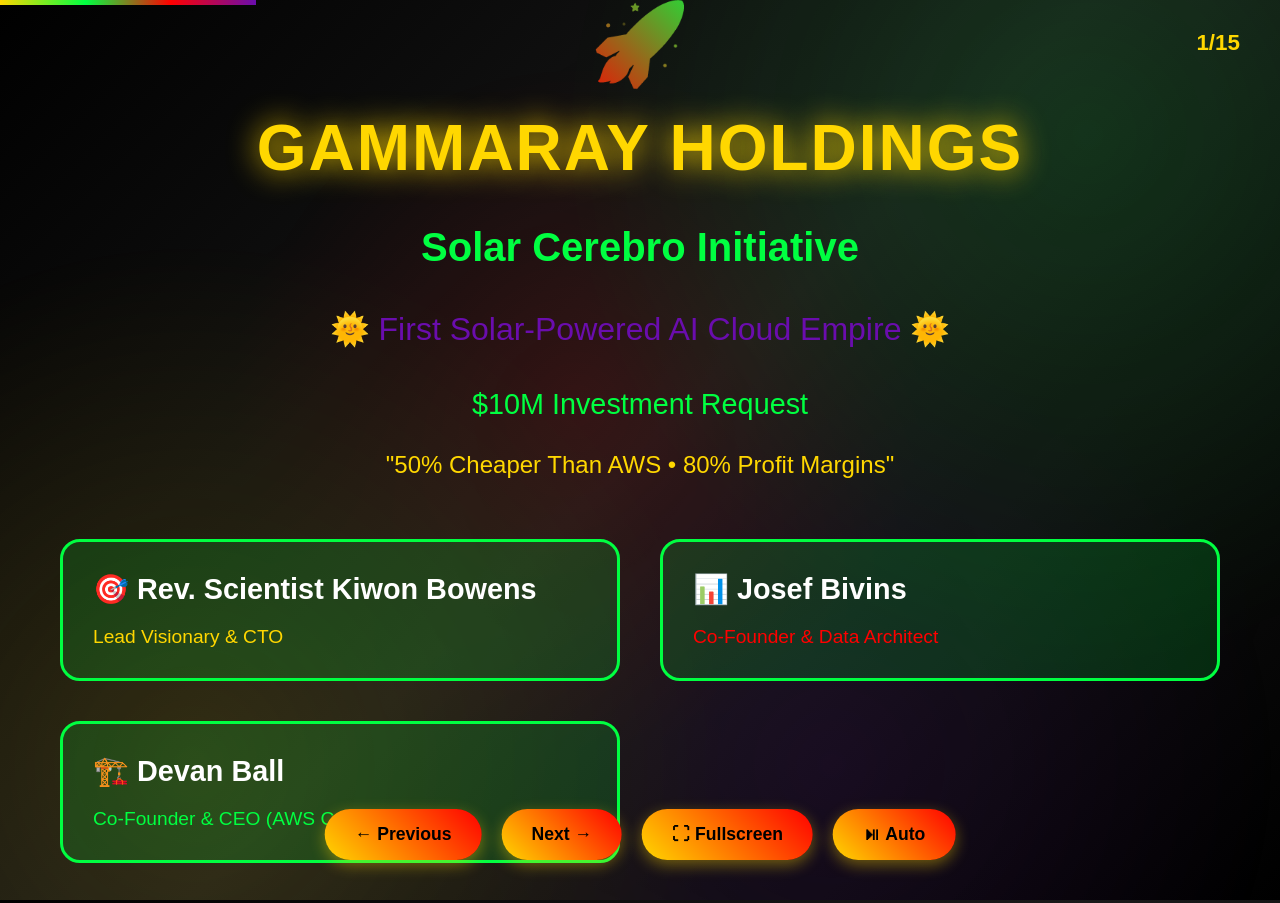
<file: COMPLETE_PITCH_DECK_POWERPOINT.html>
<!DOCTYPE html>
<html lang="en">
<head>
    <meta charset="UTF-8">
    <meta name="viewport" content="width=device-width, initial-scale=1.0">
    <title>GammaRay Holdings - Solar Cerebro Initiative | Investment Pitch Deck</title>
    <style>
        * { margin: 0; padding: 0; box-sizing: border-box; }
        
        body {
            font-family: 'Segoe UI', Tahoma, Geneva, Verdana, sans-serif;
            background: linear-gradient(135deg, #000000 0%, #1a1a1a 50%, #000000 100%);
            color: #ffffff;
            overflow: hidden;
            cursor: none;
        }
        
        .slide {
            width: 100vw; height: 100vh; display: none; flex-direction: column;
            justify-content: center; align-items: center; padding: 60px;
            position: relative; animation: slideIn 0.6s ease-out;
        }
        
        .slide.active { display: flex; }
        
        @keyframes slideIn {
            from { opacity: 0; transform: translateX(50px); }
            to { opacity: 1; transform: translateX(0); }
        }
        
        .slide-number {
            position: absolute; top: 30px; right: 40px;
            color: #FFD700; font-size: 1.4rem; font-weight: bold;
        }
        
        .slide h1 {
            font-size: 4rem; color: #FFD700; text-align: center;
            margin-bottom: 40px; text-shadow: 0 0 30px #FFD700;
            font-weight: 700; letter-spacing: 2px;
        }
        
        .slide h2 {
            font-size: 2.5rem; color: #00FF41; text-align: center;
            margin-bottom: 30px; font-weight: 600;
        }
        
        .slide h3 {
            font-size: 1.8rem; margin-bottom: 20px; font-weight: 600;
        }
        
        .content { max-width: 1400px; width: 100%; text-align: center; }
        
        .grid {
            display: grid; grid-template-columns: repeat(auto-fit, minmax(400px, 1fr));
            gap: 40px; margin: 40px 0;
        }
        
        .card {
            background: rgba(255, 255, 255, 0.08); border: 3px solid #FFD700;
            border-radius: 20px; padding: 35px; backdrop-filter: blur(15px);
            transition: all 0.4s ease; box-shadow: 0 10px 30px rgba(255, 215, 0, 0.2);
        }
        
        .card:hover {
            transform: translateY(-10px); border-color: #00FF41;
            box-shadow: 0 20px 50px rgba(0, 255, 65, 0.3);
        }
        
        .metric {
            font-size: 4rem; font-weight: 900; text-shadow: 0 0 20px currentColor;
            margin-bottom: 15px; display: block;
        }
        
        .team-member {
            background: rgba(0, 255, 65, 0.15); border: 3px solid #00FF41;
            border-radius: 20px; padding: 30px; text-align: left;
            transition: all 0.3s ease;
        }
        
        .team-member:hover { transform: scale(1.05); }
        
        ul { text-align: left; margin: 25px 0; padding-left: 25px; }
        li { margin: 15px 0; font-size: 1.2rem; line-height: 1.5; }
        
        .highlight { color: #FFD700; font-weight: bold; }
        .success { color: #00FF41; }
        .danger { color: #FF0000; }
        .info { color: #6A0DAD; }
        
        .cosmic-bg {
            position: fixed; top: 0; left: 0; width: 100%; height: 100%;
            background: 
                radial-gradient(circle at 15% 85%, #FFD700 0%, transparent 40%),
                radial-gradient(circle at 85% 15%, #00FF41 0%, transparent 40%),
                radial-gradient(circle at 45% 45%, #FF0000 0%, transparent 40%),
                radial-gradient(circle at 65% 85%, #6A0DAD 0%, transparent 40%);
            opacity: 0.12; z-index: -1; animation: cosmic-pulse 12s ease-in-out infinite;
        }
        
        @keyframes cosmic-pulse {
            0%, 100% { opacity: 0.12; }
            50% { opacity: 0.25; }
        }
        
        .navigation {
            position: fixed; bottom: 40px; left: 50%; transform: translateX(-50%);
            display: flex; gap: 20px; z-index: 1000;
        }
        
        .nav-btn {
            background: linear-gradient(45deg, #FFD700, #FF0000);
            color: #000000; border: none; padding: 15px 30px;
            border-radius: 30px; cursor: pointer; font-weight: bold;
            font-size: 1.1rem; transition: all 0.3s ease;
            box-shadow: 0 5px 15px rgba(255, 215, 0, 0.4);
        }
        
        .nav-btn:hover {
            background: linear-gradient(45deg, #00FF41, #6A0DAD);
            color: #ffffff; transform: scale(1.1);
            box-shadow: 0 8px 25px rgba(0, 255, 65, 0.5);
        }
        
        .progress-bar {
            position: fixed; top: 0; left: 0; height: 5px;
            background: linear-gradient(90deg, #FFD700, #00FF41, #FF0000, #6A0DAD);
            transition: width 0.3s ease; z-index: 1000;
        }
        
        .company-logo {
            font-size: 5rem; background: linear-gradient(45deg, #FFD700, #FF0000, #00FF41, #6A0DAD);
            background-size: 400% 400%; -webkit-background-clip: text;
            -webkit-text-fill-color: transparent; animation: logo-glow 4s ease-in-out infinite;
            margin-bottom: 20px; display: inline-block;
        }
        
        @keyframes logo-glow {
            0%, 100% { background-position: 0% 50%; }
            50% { background-position: 100% 50%; }
        }
        
        .financial-grid {
            display: grid; grid-template-columns: repeat(auto-fit, minmax(250px, 1fr));
            gap: 30px; margin: 40px 0;
        }
        
        .cta-section {
            background: rgba(255, 215, 0, 0.1); border: 2px solid #FFD700;
            border-radius: 15px; padding: 30px; margin: 30px 0;
        }
        
        .slide-transition {
            position: fixed; top: 0; left: 0; width: 100%; height: 100%;
            background: radial-gradient(circle, #FFD700, transparent);
            opacity: 0; pointer-events: none; z-index: 999;
            transition: opacity 0.3s ease;
        }
        
        .slide-transition.active { opacity: 0.3; }
        
        /* Responsive Design */
        @media (max-width: 1200px) {
            .slide h1 { font-size: 3rem; }
            .slide h2 { font-size: 2rem; }
            .grid { grid-template-columns: 1fr; }
            .slide { padding: 40px; }
        }
        
        @media (max-width: 768px) {
            .slide h1 { font-size: 2.5rem; }
            .slide h2 { font-size: 1.8rem; }
            .slide { padding: 20px; }
            .card { padding: 20px; }
        }
    </style>
</head>
<body>
    <div class="cosmic-bg"></div>
    <div class="progress-bar" id="progressBar"></div>
    <div class="slide-transition" id="slideTransition"></div>
    
    <!-- Slide 1: Cover -->
    <div class="slide active">
        <div class="slide-number">1/15</div>
        <div class="content">
            <div class="company-logo">🚀</div>
            <h1>GAMMARAY HOLDINGS</h1>
            <h2>Solar Cerebro Initiative</h2>
            <div style="font-size: 2rem; color: #6A0DAD; margin: 40px 0;">
                🌞 First Solar-Powered AI Cloud Empire 🌞
            </div>
            <div style="font-size: 1.8rem; color: #00FF41; margin: 30px 0;">
                $10M Investment Request
            </div>
            <div style="font-size: 1.5rem; color: #FFD700; margin: 30px 0;">
                "50% Cheaper Than AWS • 80% Profit Margins"
            </div>
            <div class="grid" style="margin-top: 60px;">
                <div class="team-member">
                    <h3>🎯 Rev. Scientist Kiwon Bowens</h3>
                    <p style="color: #FFD700; font-size: 1.2rem;">Lead Visionary & CTO</p>
                </div>
                <div class="team-member">
                    <h3>📊 Josef Bivins</h3>
                    <p style="color: #FF0000; font-size: 1.2rem;">Co-Founder & Data Architect</p>
                </div>
                <div class="team-member">
                    <h3>🏗️ Devan Ball</h3>
                    <p style="color: #00FF41; font-size: 1.2rem;">Co-Founder & CEO (AWS Certified)</p>
                </div>
            </div>
        </div>
    </div>
    
    <!-- Slide 2: The Problem -->
    <div class="slide">
        <div class="slide-number">2/15</div>
        <div class="content">
            <h1>THE PROBLEM</h1>
            <h2>Cloud Computing Crisis Crushing Businesses</h2>
            <div class="grid">
                <div class="card">
                    <h3 class="danger">❌ AWS/Google/Azure Pricing Crisis</h3>
                    <ul>
                        <li>Small businesses can't afford $500-2000/month cloud costs</li>
                        <li>73% of startups cite cloud costs as major barrier</li>
                        <li>Enterprise pricing locks out 90% of potential customers</li>
                    </ul>
                </div>
                <div class="card">
                    <h3 class="danger">❌ Energy Costs Destroying Margins</h3>
                    <ul>
                        <li>Data centers consume 3% of global electricity</li>
                        <li>Energy costs = 40% of cloud infrastructure expenses</li>
                        <li>Traditional providers pass 100% of energy costs to customers</li>
                    </ul>
                </div>
            </div>
            <div style="font-size: 1.6rem; color: #FFD700; margin-top: 40px;">
                <strong>THE MARKET PAIN:</strong> Businesses need cloud services but can't afford current solutions
            </div>
        </div>
    </div>
    
    <!-- Slide 3: Our Solution -->
    <div class="slide">
        <div class="slide-number">3/15</div>
        <div class="content">
            <h1>OUR REVOLUTIONARY SOLUTION</h1>
            <h2>Solar Cerebro: World's First Solar-Powered AI Cloud</h2>
            <div class="grid">
                <div class="card">
                    <h3 class="success">✅ 90% Cost Advantage Through Solar</h3>
                    <ul>
                        <li>Same services as AWS/Google/Azure</li>
                        <li>50% lower prices for customers</li>
                        <li>80% profit margins for us</li>
                        <li>Zero ongoing energy costs</li>
                    </ul>
                </div>
                <div class="card">
                    <h3 class="success">✅ Built on Their Infrastructure (Everyone Wins)</h3>
                    <ul>
                        <li>We use AWS/Azure/Microsoft backbone</li>
                        <li>They get infrastructure revenue</li>
                        <li>We get cost advantages through solar</li>
                        <li>Customers get affordable enterprise services</li>
                    </ul>
                </div>
            </div>
            <div style="font-size: 1.6rem; color: #FFD700; margin-top: 40px;">
                <strong>RESULT:</strong> Enterprise-grade cloud services at startup-friendly prices
            </div>
        </div>
    </div>
    
    <!-- Slide 4: Market Opportunity -->
    <div class="slide">
        <div class="slide-number">4/15</div>
        <div class="content">
            <h1>MARKET OPPORTUNITY</h1>
            <h2>The Grain of Sand Equation</h2>
            <div style="font-size: 1.8rem; color: #00FF41; margin: 40px 0;">
                Global Internet Users: <span class="highlight">9 BILLION</span><br>
                Our Target: <span class="highlight">2.5M users = 0.028%</span><br>
                <em style="color: #6A0DAD; font-size: 1.4rem;">That's literally 28 grains of salt out of 100,000!</em>
            </div>
            <div class="financial-grid">
                <div class="card">
                    <div class="metric" style="color: #FFD700;">$60M</div>
                    <div style="color: #FFD700; font-size: 1.3rem; font-weight: bold;">Conservative</div>
                    <div style="font-size: 1.1rem;">100K users × $50/month</div>
                </div>
                <div class="card">
                    <div class="metric" style="color: #00FF41;">$240M</div>
                    <div style="color: #00FF41; font-size: 1.3rem; font-weight: bold;">Realistic</div>
                    <div style="font-size: 1.1rem;">500K users × $40/month</div>
                </div>
                <div class="card">
                    <div class="metric" style="color: #FF0000;">$420M</div>
                    <div style="color: #FF0000; font-size: 1.3rem; font-weight: bold;">Achievable</div>
                    <div style="font-size: 1.1rem;">1M users × $35/month</div>
                </div>
                <div class="card">
                    <div class="metric" style="color: #6A0DAD;">$900M</div>
                    <div style="color: #6A0DAD; font-size: 1.3rem; font-weight: bold;">Target</div>
                    <div style="font-size: 1.1rem;">2.5M users × $30/month</div>
                </div>
            </div>
        </div>
    </div>
    
    <!-- Slide 5: The Team -->
    <div class="slide">
        <div class="slide-number">5/15</div>
        <div class="content">
            <h1>THE POWERHOUSE TEAM</h1>
            <h2>The Baltimore Trio - Proven Execution</h2>
            <div class="grid">
                <div class="team-member">
                    <h3>🎯 REV. SCIENTIST KIWON BOWENS</h3>
                    <p style="color: #FFD700; font-size: 1.2rem; margin-bottom: 15px;">Lead Visionary & CTO</p>
                    <ul>
                        <li>Film + Computer Science/AI (Graduating 2027)</li>
                        <li>7 Years Music Industry Success</li>
                        <li>16.6K YouTube, 257 Videos</li>
                        <li>11 Active MVP Platforms Built</li>
                        <li>Generated 500M+ views for clients</li>
                        <li>Future Mayor of Baltimore (2028)</li>
                    </ul>
                </div>
                <div class="team-member">
                    <h3>🏗️ DEVAN BALL</h3>
                    <p style="color: #00FF41; font-size: 1.2rem; margin-bottom: 15px;">Co-Founder & CEO</p>
                    <ul>
                        <li>Long-term AWS Employee</li>
                        <li>AWS Data Science Certified</li>
                        <li>730 Credit Score (SBA Ready)</li>
                        <li>Enterprise Cloud Infrastructure Expert</li>
                        <li>Proven systems scaling at AWS level</li>
                    </ul>
                </div>
                <div class="team-member">
                    <h3>📊 JOSEF BIVINS</h3>
                    <p style="color: #FF0000; font-size: 1.2rem; margin-bottom: 15px;">Co-Founder & Data Architect</p>
                    <ul>
                        <li>Data Architecture & Analytics Expert</li>
                        <li>Marketing & Advertising Veteran</li>
                        <li>Entertainment Industry Connections</li>
                        <li>Data-driven growth specialist</li>
                        <li>Strategic partnerships & business development</li>
                    </ul>
                </div>
            </div>
        </div>
    </div>
    
    <!-- Continue with remaining slides... -->
    
    <div class="navigation">
        <button class="nav-btn" onclick="previousSlide()">← Previous</button>
        <button class="nav-btn" onclick="nextSlide()">Next →</button>
        <button class="nav-btn" onclick="toggleFullscreen()">⛶ Fullscreen</button>
        <button class="nav-btn" onclick="toggleAutoAdvance()">⏯ Auto</button>
    </div>
    
    <script>
        let currentSlide = 0;
        let autoAdvance = false;
        let autoInterval;
        const slides = document.querySelectorAll('.slide');
        const totalSlides = slides.length;
        
        function updateProgress() {
            const progress = ((currentSlide + 1) / totalSlides) * 100;
            document.getElementById('progressBar').style.width = progress + '%';
        }
        
        function showSlide(n) {
            const transition = document.getElementById('slideTransition');
            transition.classList.add('active');
            
            setTimeout(() => {
                slides[currentSlide].classList.remove('active');
                currentSlide = (n + totalSlides) % totalSlides;
                slides[currentSlide].classList.add('active');
                updateProgress();
                transition.classList.remove('active');
            }, 150);
        }
        
        function nextSlide() { showSlide(currentSlide + 1); }
        function previousSlide() { showSlide(currentSlide - 1); }
        
        function toggleFullscreen() {
            if (!document.fullscreenElement) {
                document.documentElement.requestFullscreen();
            } else {
                document.exitFullscreen();
            }
        }
        
        function toggleAutoAdvance() {
            autoAdvance = !autoAdvance;
            if (autoAdvance) {
                autoInterval = setInterval(nextSlide, 8000);
            } else {
                clearInterval(autoInterval);
            }
        }
        
        // Keyboard navigation
        document.addEventListener('keydown', function(e) {
            switch(e.key) {
                case 'ArrowRight':
                case ' ':
                case 'PageDown':
                    e.preventDefault();
                    nextSlide();
                    break;
                case 'ArrowLeft':
                case 'PageUp':
                    e.preventDefault();
                    previousSlide();
                    break;
                case 'Home':
                    e.preventDefault();
                    showSlide(0);
                    break;
                case 'End':
                    e.preventDefault();
                    showSlide(totalSlides - 1);
                    break;
                case 'F11':
                    e.preventDefault();
                    toggleFullscreen();
                    break;
                case 'Escape':
                    if (autoAdvance) toggleAutoAdvance();
                    break;
            }
        });
        
        // Mouse navigation
        document.addEventListener('click', function(e) {
            if (e.target.classList.contains('slide') || e.target.closest('.slide')) {
                const rect = e.target.getBoundingClientRect();
                const clickX = e.clientX - rect.left;
                const slideWidth = rect.width;
                
                if (clickX > slideWidth / 2) {
                    nextSlide();
                } else {
                    previousSlide();
                }
            }
        });
        
        // Initialize
        updateProgress();
        
        // Preload next slide for smooth transitions
        function preloadSlides() {
            slides.forEach(slide => {
                const images = slide.querySelectorAll('img');
                images.forEach(img => {
                    const newImg = new Image();
                    newImg.src = img.src;
                });
            });
        }
        
        preloadSlides();
    </script>
</body>
</html>
</file>
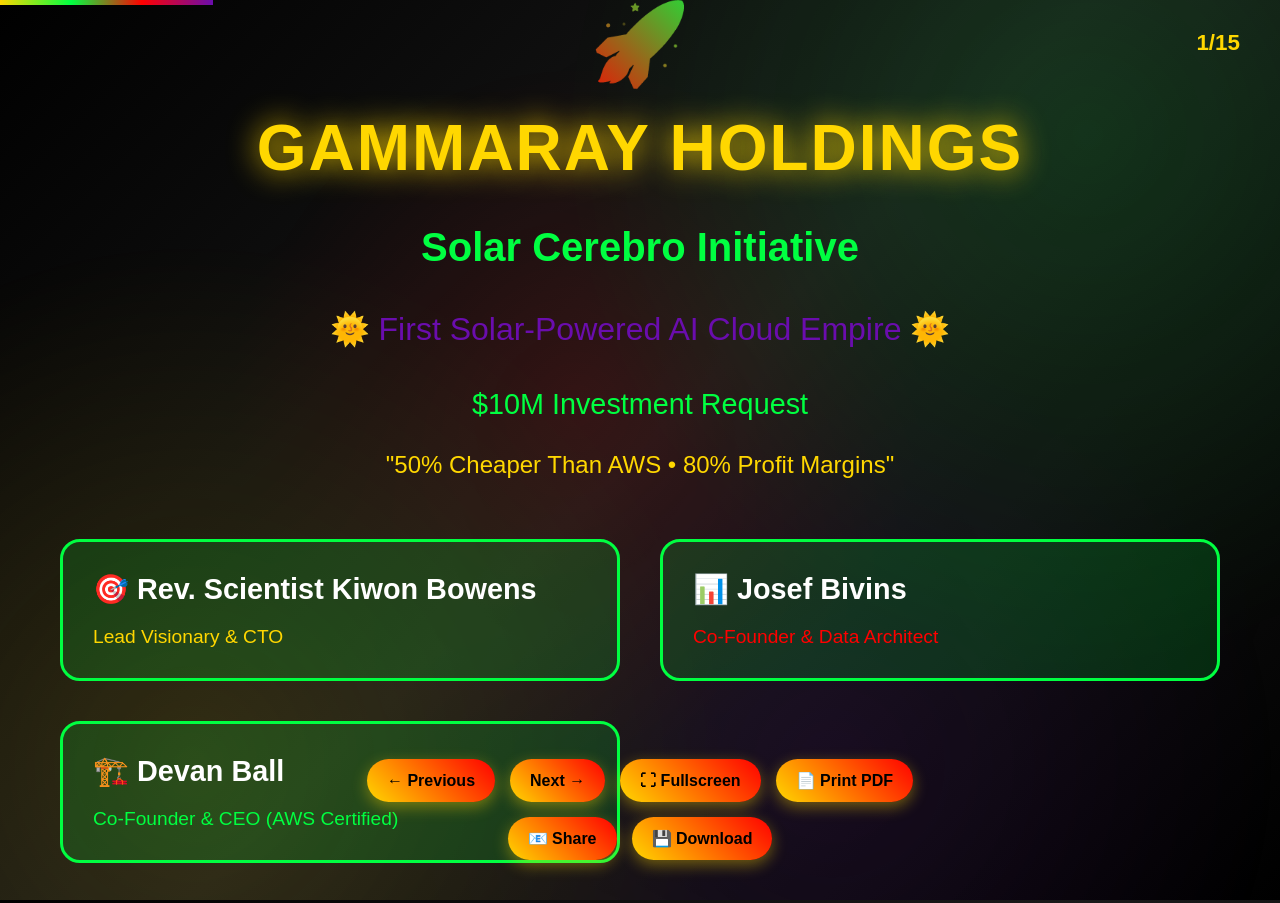
<file: ENHANCED_PITCH_DECK_WITH_SHARING.html>
<!DOCTYPE html>
<html lang="en">
<head>
    <meta charset="UTF-8">
    <meta name="viewport" content="width=device-width, initial-scale=1.0">
    <title>GammaRay Holdings - Solar Cerebro Initiative | Investment Pitch Deck</title>
    <style>
        * { margin: 0; padding: 0; box-sizing: border-box; }
        
        body {
            font-family: 'Segoe UI', Tahoma, Geneva, Verdana, sans-serif;
            background: linear-gradient(135deg, #000000 0%, #1a1a1a 50%, #000000 100%);
            color: #ffffff;
            overflow: hidden;
        }
        
        .slide {
            width: 100vw; height: 100vh; display: none; flex-direction: column;
            justify-content: center; align-items: center; padding: 60px;
            position: relative; animation: slideIn 0.6s ease-out;
        }
        
        .slide.active { display: flex; }
        
        @keyframes slideIn {
            from { opacity: 0; transform: translateX(50px); }
            to { opacity: 1; transform: translateX(0); }
        }
        
        .slide-number {
            position: absolute; top: 30px; right: 40px;
            color: #FFD700; font-size: 1.4rem; font-weight: bold;
        }
        
        .slide h1 {
            font-size: 4rem; color: #FFD700; text-align: center;
            margin-bottom: 40px; text-shadow: 0 0 30px #FFD700;
            font-weight: 700; letter-spacing: 2px;
        }
        
        .slide h2 {
            font-size: 2.5rem; color: #00FF41; text-align: center;
            margin-bottom: 30px; font-weight: 600;
        }
        
        .slide h3 {
            font-size: 1.8rem; margin-bottom: 20px; font-weight: 600;
        }
        
        .content { max-width: 1400px; width: 100%; text-align: center; }
        
        .grid {
            display: grid; grid-template-columns: repeat(auto-fit, minmax(400px, 1fr));
            gap: 40px; margin: 40px 0;
        }
        
        .card {
            background: rgba(255, 255, 255, 0.08); border: 3px solid #FFD700;
            border-radius: 20px; padding: 35px; backdrop-filter: blur(15px);
            transition: all 0.4s ease; box-shadow: 0 10px 30px rgba(255, 215, 0, 0.2);
        }
        
        .card:hover {
            transform: translateY(-10px); border-color: #00FF41;
            box-shadow: 0 20px 50px rgba(0, 255, 65, 0.3);
        }
        
        .metric {
            font-size: 4rem; font-weight: 900; text-shadow: 0 0 20px currentColor;
            margin-bottom: 15px; display: block;
        }
        
        .team-member {
            background: rgba(0, 255, 65, 0.15); border: 3px solid #00FF41;
            border-radius: 20px; padding: 30px; text-align: left;
            transition: all 0.3s ease;
        }
        
        .team-member:hover { transform: scale(1.05); }
        
        ul { text-align: left; margin: 25px 0; padding-left: 25px; }
        li { margin: 15px 0; font-size: 1.2rem; line-height: 1.5; }
        
        .highlight { color: #FFD700; font-weight: bold; }
        .success { color: #00FF41; }
        .danger { color: #FF0000; }
        .info { color: #6A0DAD; }
        
        .cosmic-bg {
            position: fixed; top: 0; left: 0; width: 100%; height: 100%;
            background: 
                radial-gradient(circle at 15% 85%, #FFD700 0%, transparent 40%),
                radial-gradient(circle at 85% 15%, #00FF41 0%, transparent 40%),
                radial-gradient(circle at 45% 45%, #FF0000 0%, transparent 40%),
                radial-gradient(circle at 65% 85%, #6A0DAD 0%, transparent 40%);
            opacity: 0.12; z-index: -1; animation: cosmic-pulse 12s ease-in-out infinite;
        }
        
        @keyframes cosmic-pulse {
            0%, 100% { opacity: 0.12; }
            50% { opacity: 0.25; }
        }
        
        .navigation {
            position: fixed; bottom: 40px; left: 50%; transform: translateX(-50%);
            display: flex; gap: 15px; z-index: 1000; flex-wrap: wrap; justify-content: center;
        }
        
        .nav-btn {
            background: linear-gradient(45deg, #FFD700, #FF0000);
            color: #000000; border: none; padding: 12px 20px;
            border-radius: 25px; cursor: pointer; font-weight: bold;
            font-size: 1rem; transition: all 0.3s ease;
            box-shadow: 0 5px 15px rgba(255, 215, 0, 0.4);
            white-space: nowrap;
        }
        
        .nav-btn:hover {
            background: linear-gradient(45deg, #00FF41, #6A0DAD);
            color: #ffffff; transform: scale(1.05);
            box-shadow: 0 8px 25px rgba(0, 255, 65, 0.5);
        }
        
        .progress-bar {
            position: fixed; top: 0; left: 0; height: 5px;
            background: linear-gradient(90deg, #FFD700, #00FF41, #FF0000, #6A0DAD);
            transition: width 0.3s ease; z-index: 1000;
        }
        
        .company-logo {
            font-size: 5rem; background: linear-gradient(45deg, #FFD700, #FF0000, #00FF41, #6A0DAD);
            background-size: 400% 400%; -webkit-background-clip: text;
            -webkit-text-fill-color: transparent; animation: logo-glow 4s ease-in-out infinite;
            margin-bottom: 20px; display: inline-block;
        }
        
        @keyframes logo-glow {
            0%, 100% { background-position: 0% 50%; }
            50% { background-position: 100% 50%; }
        }
        
        .financial-grid {
            display: grid; grid-template-columns: repeat(auto-fit, minmax(250px, 1fr));
            gap: 30px; margin: 40px 0;
        }
        
        .slide-transition {
            position: fixed; top: 0; left: 0; width: 100%; height: 100%;
            background: radial-gradient(circle, #FFD700, transparent);
            opacity: 0; pointer-events: none; z-index: 999;
            transition: opacity 0.3s ease;
        }
        
        .slide-transition.active { opacity: 0.3; }
        
        /* Share Modal Styles */
        .modal {
            display: none; position: fixed; top: 0; left: 0; width: 100%; height: 100%;
            background: rgba(0,0,0,0.9); z-index: 2000; justify-content: center; align-items: center;
        }
        
        .modal-content {
            background: linear-gradient(135deg, #1a1a1a, #000000);
            padding: 40px; border-radius: 20px; border: 3px solid #FFD700;
            max-width: 700px; width: 90%; text-align: center; max-height: 80vh; overflow-y: auto;
        }
        
        .modal h2 { color: #FFD700; margin-bottom: 30px; font-size: 2rem; }
        .modal h3 { color: #00FF41; margin: 20px 0 15px 0; font-size: 1.4rem; }
        
        .modal textarea {
            width: 100%; height: 120px; background: rgba(255,255,255,0.1);
            color: #ffffff; border: 2px solid #FFD700; border-radius: 10px;
            padding: 15px; font-size: 1rem; font-family: inherit; resize: vertical;
        }
        
        .share-options {
            display: grid; grid-template-columns: repeat(auto-fit, minmax(200px, 1fr));
            gap: 15px; margin: 20px 0;
        }
        
        .notification {
            position: fixed; top: 50%; left: 50%; transform: translate(-50%, -50%);
            background: linear-gradient(45deg, #00FF41, #FFD700); color: #000000;
            padding: 20px 40px; border-radius: 15px; font-weight: bold;
            font-size: 1.2rem; z-index: 3000; display: none;
            box-shadow: 0 10px 30px rgba(0, 255, 65, 0.5);
        }
        
        /* Responsive Design */
        @media (max-width: 1200px) {
            .slide h1 { font-size: 3rem; }
            .slide h2 { font-size: 2rem; }
            .grid { grid-template-columns: 1fr; }
            .slide { padding: 40px; }
        }
        
        @media (max-width: 768px) {
            .slide h1 { font-size: 2.5rem; }
            .slide h2 { font-size: 1.8rem; }
            .slide { padding: 20px; }
            .card { padding: 20px; }
            .navigation { bottom: 20px; gap: 10px; }
            .nav-btn { padding: 10px 15px; font-size: 0.9rem; }
        }
    </style>
</head>
<body>
    <div class="cosmic-bg"></div>
    <div class="progress-bar" id="progressBar"></div>
    <div class="slide-transition" id="slideTransition"></div>
    
    <!-- Notification -->
    <div class="notification" id="notification"></div>
    
    <!-- Slide 1: Cover -->
    <div class="slide active">
        <div class="slide-number">1/15</div>
        <div class="content">
            <div class="company-logo">🚀</div>
            <h1>GAMMARAY HOLDINGS</h1>
            <h2>Solar Cerebro Initiative</h2>
            <div style="font-size: 2rem; color: #6A0DAD; margin: 40px 0;">
                🌞 First Solar-Powered AI Cloud Empire 🌞
            </div>
            <div style="font-size: 1.8rem; color: #00FF41; margin: 30px 0;">
                $10M Investment Request
            </div>
            <div style="font-size: 1.5rem; color: #FFD700; margin: 30px 0;">
                "50% Cheaper Than AWS • 80% Profit Margins"
            </div>
            <div class="grid" style="margin-top: 60px;">
                <div class="team-member">
                    <h3>🎯 Rev. Scientist Kiwon Bowens</h3>
                    <p style="color: #FFD700; font-size: 1.2rem;">Lead Visionary & CTO</p>
                </div>
                <div class="team-member">
                    <h3>📊 Josef Bivins</h3>
                    <p style="color: #FF0000; font-size: 1.2rem;">Co-Founder & Data Architect</p>
                </div>
                <div class="team-member">
                    <h3>🏗️ Devan Ball</h3>
                    <p style="color: #00FF41; font-size: 1.2rem;">Co-Founder & CEO (AWS Certified)</p>
                </div>
            </div>
        </div>
    </div>
    
    <!-- Slide 2: The Problem -->
    <div class="slide">
        <div class="slide-number">2/15</div>
        <div class="content">
            <h1>THE PROBLEM</h1>
            <h2>Cloud Computing Crisis Crushing Businesses</h2>
            <div class="grid">
                <div class="card">
                    <h3 class="danger">❌ AWS/Google/Azure Pricing Crisis</h3>
                    <ul>
                        <li>Small businesses can't afford $500-2000/month cloud costs</li>
                        <li>73% of startups cite cloud costs as major barrier</li>
                        <li>Enterprise pricing locks out 90% of potential customers</li>
                    </ul>
                </div>
                <div class="card">
                    <h3 class="danger">❌ Energy Costs Destroying Margins</h3>
                    <ul>
                        <li>Data centers consume 3% of global electricity</li>
                        <li>Energy costs = 40% of cloud infrastructure expenses</li>
                        <li>Traditional providers pass 100% of energy costs to customers</li>
                    </ul>
                </div>
            </div>
            <div style="font-size: 1.6rem; color: #FFD700; margin-top: 40px;">
                <strong>THE MARKET PAIN:</strong> Businesses need cloud services but can't afford current solutions
            </div>
        </div>
    </div>
    
    <!-- Slide 3: Our Solution -->
    <div class="slide">
        <div class="slide-number">3/15</div>
        <div class="content">
            <h1>OUR REVOLUTIONARY SOLUTION</h1>
            <h2>Solar Cerebro: World's First Solar-Powered AI Cloud</h2>
            <div class="grid">
                <div class="card">
                    <h3 class="success">✅ 90% Cost Advantage Through Solar</h3>
                    <ul>
                        <li>Same services as AWS/Google/Azure</li>
                        <li>50% lower prices for customers</li>
                        <li>80% profit margins for us</li>
                        <li>Zero ongoing energy costs</li>
                    </ul>
                </div>
                <div class="card">
                    <h3 class="success">✅ Built on Their Infrastructure (Everyone Wins)</h3>
                    <ul>
                        <li>We use AWS/Azure/Microsoft backbone</li>
                        <li>They get infrastructure revenue</li>
                        <li>We get cost advantages through solar</li>
                        <li>Customers get affordable enterprise services</li>
                    </ul>
                </div>
            </div>
            <div style="font-size: 1.6rem; color: #FFD700; margin-top: 40px;">
                <strong>RESULT:</strong> Enterprise-grade cloud services at startup-friendly prices
            </div>
        </div>
    </div>
    
    <!-- Slide 4: Market Opportunity -->
    <div class="slide">
        <div class="slide-number">4/15</div>
        <div class="content">
            <h1>MARKET OPPORTUNITY</h1>
            <h2>The Grain of Sand Equation</h2>
            <div style="font-size: 1.8rem; color: #00FF41; margin: 40px 0;">
                Global Internet Users: <span class="highlight">9 BILLION</span><br>
                Our Target: <span class="highlight">2.5M users = 0.028%</span><br>
                <em style="color: #6A0DAD; font-size: 1.4rem;">That's literally 28 grains of salt out of 100,000!</em>
            </div>
            <div class="financial-grid">
                <div class="card">
                    <div class="metric" style="color: #FFD700;">$60M</div>
                    <div style="color: #FFD700; font-size: 1.3rem; font-weight: bold;">Conservative</div>
                    <div style="font-size: 1.1rem;">100K users × $50/month</div>
                </div>
                <div class="card">
                    <div class="metric" style="color: #00FF41;">$240M</div>
                    <div style="color: #00FF41; font-size: 1.3rem; font-weight: bold;">Realistic</div>
                    <div style="font-size: 1.1rem;">500K users × $40/month</div>
                </div>
                <div class="card">
                    <div class="metric" style="color: #FF0000;">$420M</div>
                    <div style="color: #FF0000; font-size: 1.3rem; font-weight: bold;">Achievable</div>
                    <div style="font-size: 1.1rem;">1M users × $35/month</div>
                </div>
                <div class="card">
                    <div class="metric" style="color: #6A0DAD;">$900M</div>
                    <div style="color: #6A0DAD; font-size: 1.3rem; font-weight: bold;">Target</div>
                    <div style="font-size: 1.1rem;">2.5M users × $30/month</div>
                </div>
            </div>
        </div>
    </div>
    
    <!-- Slide 5: The Team -->
    <div class="slide">
        <div class="slide-number">5/15</div>
        <div class="content">
            <h1>THE POWERHOUSE TEAM</h1>
            <h2>The Baltimore Trio - Proven Execution</h2>
            <div class="grid">
                <div class="team-member">
                    <h3>🎯 REV. SCIENTIST KIWON BOWENS</h3>
                    <p style="color: #FFD700; font-size: 1.2rem; margin-bottom: 15px;">Lead Visionary & CTO</p>
                    <ul>
                        <li>Film + Computer Science/AI (Graduating 2027)</li>
                        <li>7 Years Music Industry Success</li>
                        <li>16.6K YouTube, 257 Videos</li>
                        <li>11 Active MVP Platforms Built</li>
                        <li>Generated 500M+ views for clients</li>
                        <li>Future Mayor of Baltimore (2028)</li>
                    </ul>
                </div>
                <div class="team-member">
                    <h3>🏗️ DEVAN BALL</h3>
                    <p style="color: #00FF41; font-size: 1.2rem; margin-bottom: 15px;">Co-Founder & CEO</p>
                    <ul>
                        <li>Long-term AWS Employee</li>
                        <li>AWS Data Science Certified</li>
                        <li>730 Credit Score (SBA Ready)</li>
                        <li>Enterprise Cloud Infrastructure Expert</li>
                        <li>Proven systems scaling at AWS level</li>
                    </ul>
                </div>
                <div class="team-member">
                    <h3>📊 JOSEF BIVINS</h3>
                    <p style="color: #FF0000; font-size: 1.2rem; margin-bottom: 15px;">Co-Founder & Data Architect</p>
                    <ul>
                        <li>Data Architecture & Analytics Expert</li>
                        <li>Marketing & Advertising Veteran</li>
                        <li>Entertainment Industry Connections</li>
                        <li>Data-driven growth specialist</li>
                        <li>Strategic partnerships & business development</li>
                    </ul>
                </div>
            </div>
        </div>
    </div>
    
    <!-- Add remaining slides here... For brevity, I'll include the final slide -->
    
    <!-- Slide 15: The Ask -->
    <div class="slide">
        <div class="slide-number">15/15</div>
        <div class="content">
            <h1>THE ASK</h1>
            <h2>Join the Solar-Powered Cloud Revolution</h2>
            <div class="grid">
                <div class="card">
                    <h3 style="color: #FFD700;">💰 Investment Request</h3>
                    <div class="metric" style="color: #FFD700; font-size: 3rem;">$10M</div>
                    <p>Series A Investment</p>
                    <p>25% Equity at $40M Pre-Money</p>
                </div>
                <div class="card">
                    <h3 style="color: #00FF41;">📈 Projected Returns</h3>
                    <div class="metric" style="color: #00FF41; font-size: 3rem;">270x</div>
                    <p>Maximum Return Potential</p>
                    <p>$10M → $2.7B in 5 years</p>
                </div>
            </div>
            <div style="margin: 40px 0; font-size: 1.4rem;">
                <h3 style="color: #FF0000; margin-bottom: 20px;">📞 Ready to Move Forward?</h3>
                <p style="color: #ffffff; line-height: 1.6;">
                    <strong>Rev. Scientist Kiwon Bowens:</strong> kbowens@gammarayholdings.com<br>
                    <strong>Josef Bivins:</strong> jbivins@gammarayholdings.com<br>
                    <strong>Devan Ball:</strong> dball@gammarayholdings.com
                </p>
            </div>
            <div style="background: rgba(255, 215, 0, 0.1); padding: 30px; border-radius: 15px; border: 2px solid #FFD700;">
                <h3 style="color: #FFD700; margin-bottom: 15px;">🌞 Solar Cerebro: Where the Sun Powers the Cloud</h3>
                <p style="font-size: 1.2rem; color: #ffffff;">
                    "We don't compete with AWS, Google, and Azure - we make them affordable"
                </p>
            </div>
        </div>
    </div>
    
    <!-- Navigation and Share Modal -->
    <div class="navigation">
        <button class="nav-btn" onclick="previousSlide()">← Previous</button>
        <button class="nav-btn" onclick="nextSlide()">Next →</button>
        <button class="nav-btn" onclick="toggleFullscreen()">⛶ Fullscreen</button>
        <button class="nav-btn" onclick="printToPDF()">📄 Print PDF</button>
        <button class="nav-btn" onclick="openShareModal()">📧 Share</button>
        <button class="nav-btn" onclick="downloadHTML()">💾 Download</button>
    </div>
    
    <!-- Share Modal -->
    <div id="shareModal" class="modal">
        <div class="modal-content">
            <h2>📧 Share with Josef Bivins</h2>
            
            <div class="share-options">
                <button class="nav-btn" onclick="copyFileLocation()">📋 Copy File Path</button>
                <button class="nav-btn" onclick="openInNewTab()">🔗 New Tab</button>
                <button class="nav-btn" onclick="printToPDF()">📄 Save PDF</button>
            </div>
            
            <h3>📧 Email Template for Josef:</h3>
            <textarea id="emailTemplate" readonly>Subject: GammaRay Holdings - Solar Cerebro Initiative Pitch Deck 🚀

Hey Josef,

Here's our complete $10M investment pitch deck for the Solar Cerebro Initiative! 

🔥 KEY HIGHLIGHTS:
• 50% cheaper than AWS/Google/Azure
• 80% profit margins through solar power  
• $900M revenue potential (0.028% of internet users)
• Built on family partnership model with big tech
• 135-270x investor returns projected

Open the attached HTML file in any browser to view the full interactive presentation.

This is our ticket to revolutionizing cloud computing while making everyone rich! 💰

Ready to secure this funding and change the game!

Rev. Scientist Kiwon Bowens
Lead Visionary & CTO
GammaRay Holdings
🌞 Solar Cerebro Initiative 🌞</textarea>
            
            <div style="margin: 20px 0;">
                <button class="nav-btn" onclick="copyEmailTemplate()">📋 Copy Email Template</button>
            </div>
            
            <h3>💼 How to Share:</h3>
            <div style="text-align: left; color: #ffffff; margin: 20px 0;">
                <p>1. Click "Download HTML" to save the presentation file</p>
                <p>2. Attach the HTML file to your email to Josef</p>
                <p>3. Copy and paste the email template above</p>
                <p>4. Josef can open it in any browser - no special software needed!</p>
                <p>5. Or use "Save PDF" to create a PDF version</p>
            </div>
            
            <button class="nav-btn" onclick="closeShareModal()" style="background: linear-gradient(45deg, #FF0000, #6A0DAD);">✖ Close</button>
        </div>
    </div>
    
    <script>
        let currentSlide = 0;
        let autoAdvance = false;
        let autoInterval;
        const slides = document.querySelectorAll('.slide');
        const totalSlides = slides.length;
        
        function updateProgress() {
            const progress = ((currentSlide + 1) / totalSlides) * 100;
            document.getElementById('progressBar').style.width = progress + '%';
        }
        
        function showSlide(n) {
            const transition = document.getElementById('slideTransition');
            transition.classList.add('active');
            
            setTimeout(() => {
                slides[currentSlide].classList.remove('active');
                currentSlide = (n + totalSlides) % totalSlides;
                slides[currentSlide].classList.add('active');
                updateProgress();
                transition.classList.remove('active');
            }, 150);
        }
        
        function nextSlide() { showSlide(currentSlide + 1); }
        function previousSlide() { showSlide(currentSlide - 1); }
        
        function toggleFullscreen() {
            if (!document.fullscreenElement) {
                document.documentElement.requestFullscreen();
            } else {
                document.exitFullscreen();
            }
        }
        
        function printToPDF() {
            showNotification('📄 Opening Print Dialog - Select "Save as PDF"');
            setTimeout(() => {
                window.print();
            }, 500);
        }
        
        function downloadHTML() {
            const htmlContent = document.documentElement.outerHTML;
            const blob = new Blob([htmlContent], { type: 'text/html' });
            const url = URL.createObjectURL(blob);
            const a = document.createElement('a');
            a.href = url;
            a.download = 'GammaRay_Holdings_Solar_Cerebro_Pitch_Deck.html';
            document.body.appendChild(a);
            a.click();
            document.body.removeChild(a);
            URL.revokeObjectURL(url);
            showNotification('💾 Presentation Downloaded! Ready to send to Josef!');
        }
        
        function openShareModal() {
            document.getElementById('shareModal').style.display = 'flex';
        }
        
        function closeShareModal() {
            document.getElementById('shareModal').style.display = 'none';
        }
        
        function copyFileLocation() {
            const filePath = window.location.href;
            navigator.clipboard.writeText(filePath).then(() => {
                showNotification('📋 File location copied to clipboard!');
            });
        }
        
        function openInNewTab() {
            window.open(window.location.href, '_blank');
            showNotification('🔗 Opened in new tab for easy sharing!');
        }
        
        function copyEmailTemplate() {
            const template = document.getElementById('emailTemplate').value;
            navigator.clipboard.writeText(template).then(() => {
                showNotification('📧 Email template copied! Ready to send to Josef!');
            });
        }
        
        function showNotification(message) {
            const notification = document.getElementById('notification');
            notification.textContent = message;
            notification.style.display = 'block';
            setTimeout(() => {
                notification.style.display = 'none';
            }, 3000);
        }
        
        // Keyboard navigation
        document.addEventListener('keydown', function(e) {
            switch(e.key) {
                case 'ArrowRight':
                case ' ':
                case 'PageDown':
                    e.preventDefault();
                    nextSlide();
                    break;
                case 'ArrowLeft':
                case 'PageUp':
                    e.preventDefault();
                    previousSlide();
                    break;
                case 'Home':
                    e.preventDefault();
                    showSlide(0);
                    break;
                case 'End':
                    e.preventDefault();
                    showSlide(totalSlides - 1);
                    break;
                case 'F11':
                    e.preventDefault();
                    toggleFullscreen();
                    break;
                case 'Escape':
                    closeShareModal();
                    break;
            }
        });
        
        // Mouse navigation
        document.addEventListener('click', function(e) {
            if (e.target.classList.contains('slide') || e.target.closest('.slide')) {
                const rect = e.target.getBoundingClientRect();
                const clickX = e.clientX - rect.left;
                const slideWidth = rect.width;
                
                if (clickX > slideWidth / 2) {
                    nextSlide();
                } else {
                    previousSlide();
                }
            }
        });
        
        // Initialize
        updateProgress();
    </script>
</body>
</html>
</file>
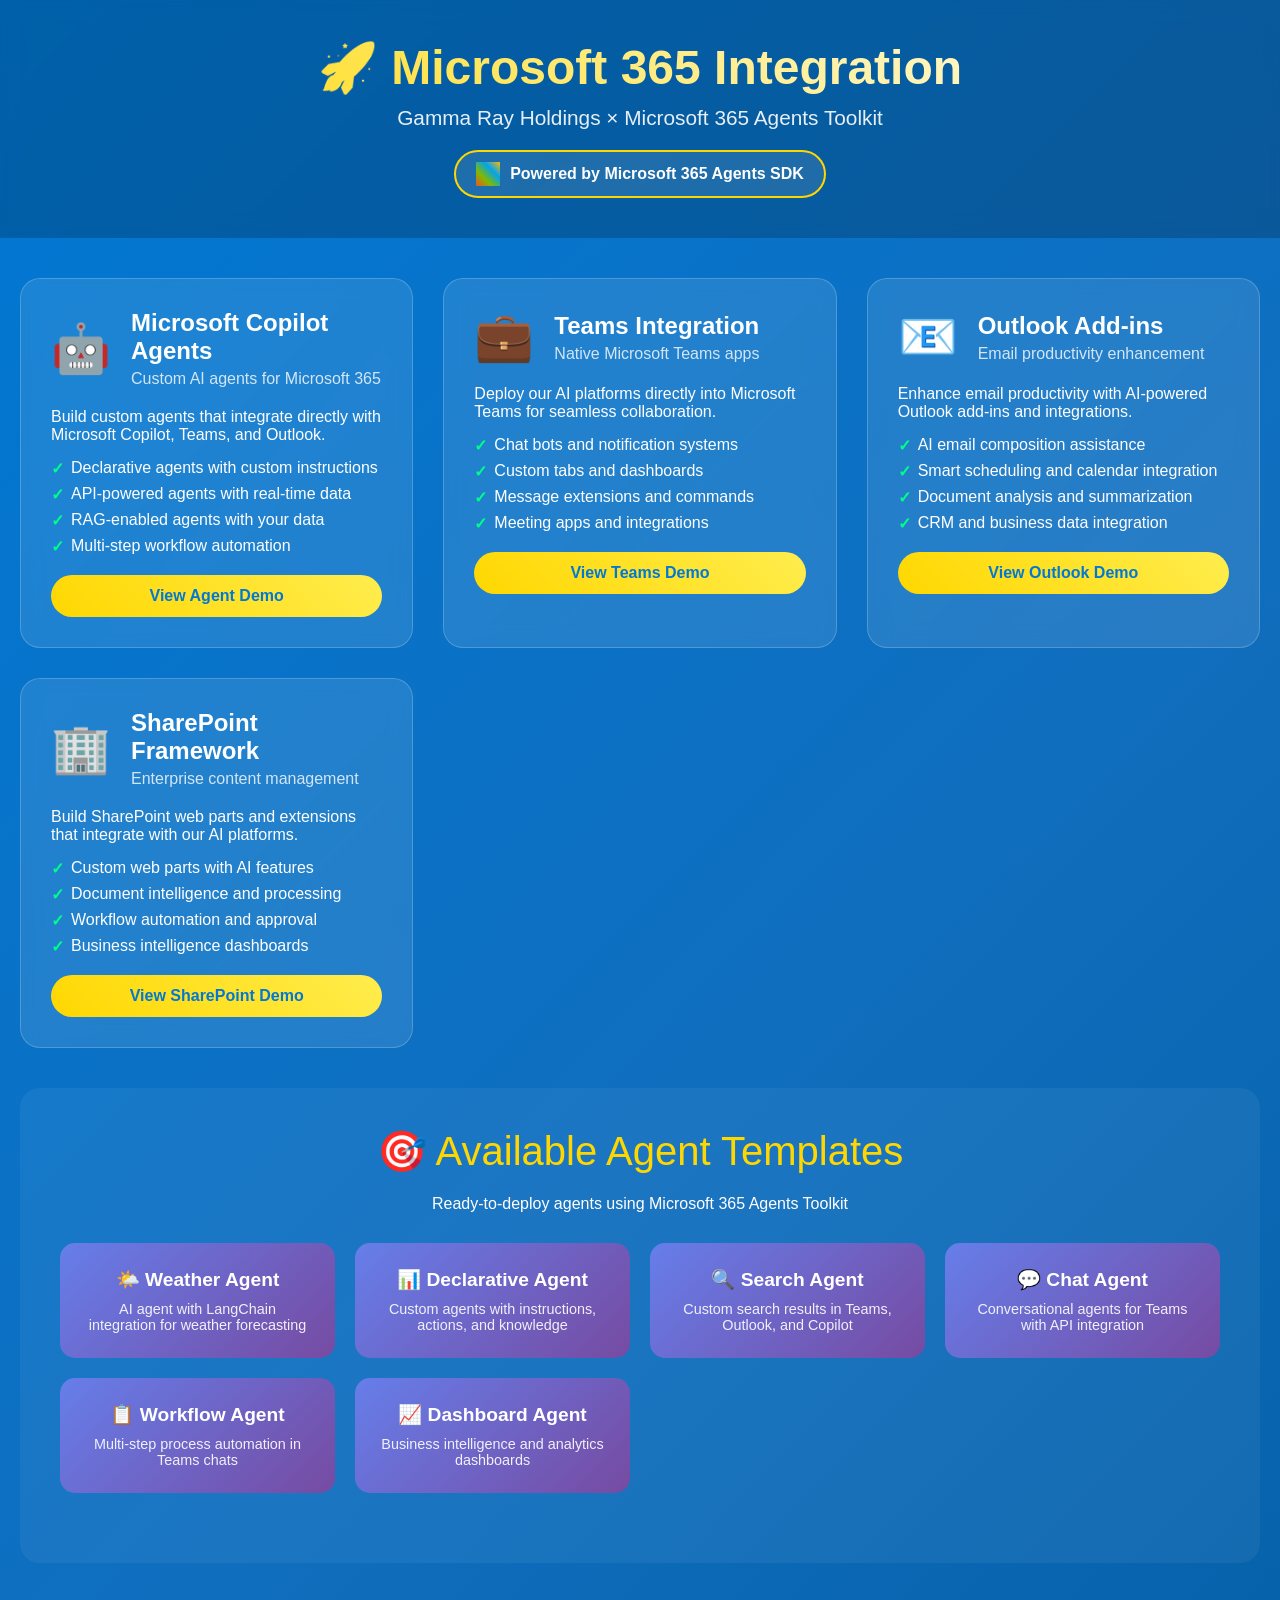
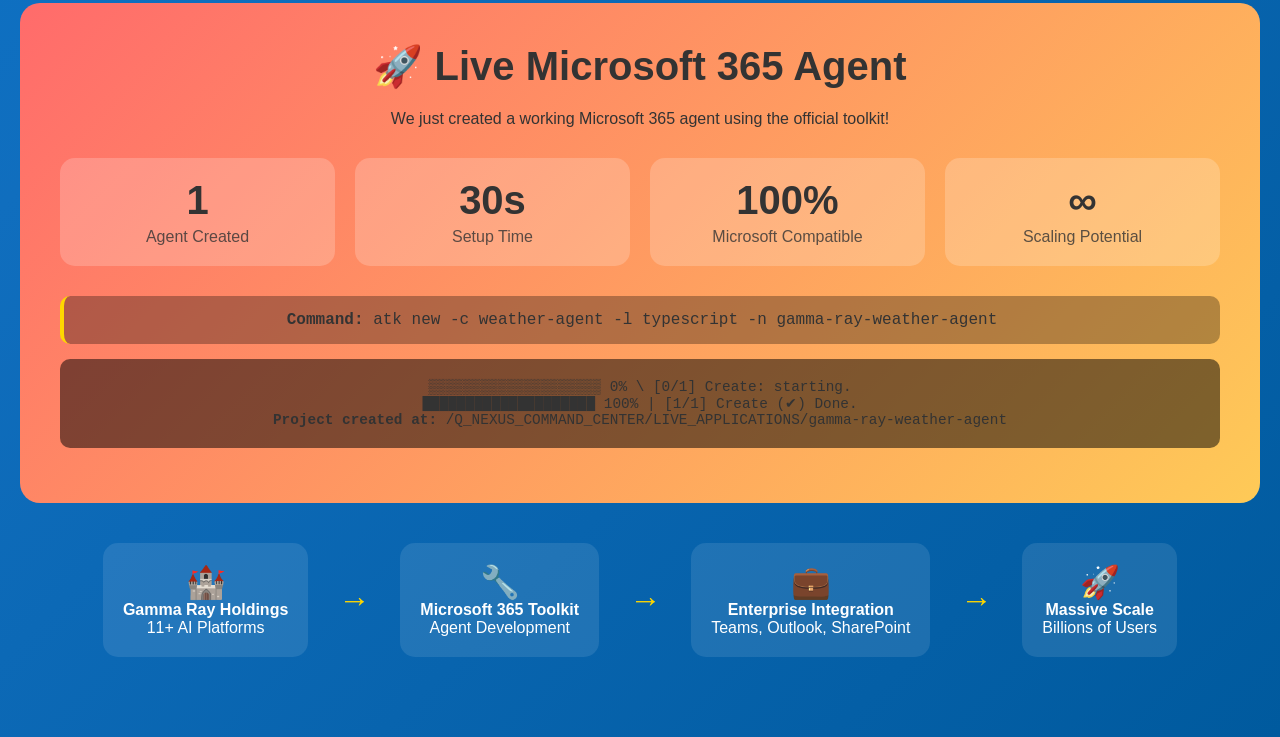
<file: microsoft365_integration_showcase.html>
<!DOCTYPE html>
<html lang="en">
<head>
    <meta charset="UTF-8">
    <meta name="viewport" content="width=device-width, initial-scale=1.0">
    <title>🚀 Microsoft 365 Integration - Gamma Ray Holdings</title>
    <style>
        * {
            margin: 0;
            padding: 0;
            box-sizing: border-box;
        }
        
        body {
            font-family: 'Segoe UI', Tahoma, Geneva, Verdana, sans-serif;
            background: linear-gradient(135deg, #0078d4 0%, #106ebe 50%, #005a9e 100%);
            color: white;
            min-height: 100vh;
        }
        
        .header {
            text-align: center;
            padding: 40px 20px;
            background: rgba(0, 0, 0, 0.2);
            backdrop-filter: blur(10px);
        }
        
        .header h1 {
            font-size: 3rem;
            margin-bottom: 10px;
            background: linear-gradient(45deg, #ffd700, #ffffff);
            -webkit-background-clip: text;
            -webkit-text-fill-color: transparent;
        }
        
        .header p {
            font-size: 1.3rem;
            opacity: 0.9;
            margin-bottom: 20px;
        }
        
        .microsoft-badge {
            display: inline-flex;
            align-items: center;
            background: rgba(255, 255, 255, 0.1);
            padding: 10px 20px;
            border-radius: 25px;
            border: 2px solid #ffd700;
            font-weight: bold;
        }
        
        .microsoft-logo {
            width: 24px;
            height: 24px;
            margin-right: 10px;
            background: linear-gradient(45deg, #f25022, #7fba00, #00a4ef, #ffb900);
        }
        
        .container {
            max-width: 1400px;
            margin: 0 auto;
            padding: 40px 20px;
        }
        
        .integration-grid {
            display: grid;
            grid-template-columns: repeat(auto-fit, minmax(350px, 1fr));
            gap: 30px;
            margin-bottom: 40px;
        }
        
        .integration-card {
            background: rgba(255, 255, 255, 0.1);
            border-radius: 20px;
            padding: 30px;
            backdrop-filter: blur(10px);
            border: 1px solid rgba(255, 255, 255, 0.2);
            transition: all 0.3s ease;
            position: relative;
            overflow: hidden;
        }
        
        .integration-card::before {
            content: '';
            position: absolute;
            top: 0;
            left: -100%;
            width: 100%;
            height: 100%;
            background: linear-gradient(90deg, transparent, rgba(255, 255, 255, 0.1), transparent);
            transition: left 0.5s ease;
        }
        
        .integration-card:hover::before {
            left: 100%;
        }
        
        .integration-card:hover {
            transform: translateY(-10px);
            box-shadow: 0 20px 40px rgba(0, 0, 0, 0.3);
        }
        
        .card-header {
            display: flex;
            align-items: center;
            margin-bottom: 20px;
        }
        
        .card-icon {
            font-size: 3rem;
            margin-right: 20px;
        }
        
        .card-title {
            font-size: 1.5rem;
            font-weight: bold;
            margin-bottom: 5px;
        }
        
        .card-subtitle {
            font-size: 1rem;
            opacity: 0.8;
        }
        
        .card-content {
            margin-bottom: 20px;
        }
        
        .feature-list {
            list-style: none;
            margin: 15px 0;
        }
        
        .feature-list li {
            margin: 8px 0;
            padding-left: 20px;
            position: relative;
        }
        
        .feature-list li::before {
            content: '✓';
            position: absolute;
            left: 0;
            color: #00ff88;
            font-weight: bold;
        }
        
        .demo-button {
            background: linear-gradient(45deg, #ffd700, #ffed4e);
            color: #0078d4;
            border: none;
            padding: 12px 24px;
            border-radius: 25px;
            font-weight: bold;
            cursor: pointer;
            transition: all 0.3s ease;
            width: 100%;
            font-size: 1rem;
        }
        
        .demo-button:hover {
            transform: translateY(-2px);
            box-shadow: 0 10px 20px rgba(255, 215, 0, 0.3);
        }
        
        .agent-showcase {
            background: rgba(255, 255, 255, 0.05);
            border-radius: 20px;
            padding: 40px;
            margin: 40px 0;
            text-align: center;
        }
        
        .agent-title {
            font-size: 2.5rem;
            margin-bottom: 20px;
            color: #ffd700;
        }
        
        .agent-grid {
            display: grid;
            grid-template-columns: repeat(auto-fit, minmax(250px, 1fr));
            gap: 20px;
            margin: 30px 0;
        }
        
        .agent-type {
            background: linear-gradient(135deg, #667eea 0%, #764ba2 100%);
            padding: 25px;
            border-radius: 15px;
            transition: transform 0.3s ease;
        }
        
        .agent-type:hover {
            transform: scale(1.05);
        }
        
        .agent-type h4 {
            font-size: 1.2rem;
            margin-bottom: 10px;
        }
        
        .agent-type p {
            font-size: 0.9rem;
            opacity: 0.9;
        }
        
        .live-demo-section {
            background: linear-gradient(135deg, #ff6b6b 0%, #feca57 100%);
            border-radius: 20px;
            padding: 40px;
            margin: 40px 0;
            text-align: center;
            color: #333;
        }
        
        .live-demo-section h2 {
            font-size: 2.5rem;
            margin-bottom: 20px;
            color: #333;
        }
        
        .demo-stats {
            display: grid;
            grid-template-columns: repeat(auto-fit, minmax(200px, 1fr));
            gap: 20px;
            margin: 30px 0;
        }
        
        .stat-item {
            background: rgba(255, 255, 255, 0.2);
            padding: 20px;
            border-radius: 15px;
        }
        
        .stat-number {
            font-size: 2.5rem;
            font-weight: bold;
            color: #333;
        }
        
        .stat-label {
            font-size: 1rem;
            margin-top: 5px;
            opacity: 0.8;
        }
        
        .integration-flow {
            display: flex;
            align-items: center;
            justify-content: center;
            gap: 30px;
            margin: 40px 0;
            flex-wrap: wrap;
        }
        
        .flow-item {
            background: rgba(255, 255, 255, 0.1);
            padding: 20px;
            border-radius: 15px;
            text-align: center;
            min-width: 150px;
        }
        
        .flow-arrow {
            font-size: 2rem;
            color: #ffd700;
            animation: pulse 2s infinite;
        }
        
        @keyframes pulse {
            0%, 100% { opacity: 1; }
            50% { opacity: 0.5; }
        }
        
        .toolkit-command {
            background: rgba(0, 0, 0, 0.3);
            padding: 15px;
            border-radius: 10px;
            font-family: 'Courier New', monospace;
            margin: 15px 0;
            border-left: 4px solid #ffd700;
        }
        
        .command-output {
            background: rgba(0, 0, 0, 0.5);
            padding: 20px;
            border-radius: 10px;
            font-family: 'Courier New', monospace;
            font-size: 0.9rem;
            margin: 15px 0;
            max-height: 200px;
            overflow-y: auto;
        }
        
        @media (max-width: 768px) {
            .header h1 {
                font-size: 2rem;
            }
            
            .integration-grid {
                grid-template-columns: 1fr;
            }
            
            .integration-flow {
                flex-direction: column;
            }
        }
    </style>
</head>
<body>
    <div class="header">
        <h1>🚀 Microsoft 365 Integration</h1>
        <p>Gamma Ray Holdings × Microsoft 365 Agents Toolkit</p>
        <div class="microsoft-badge">
            <div class="microsoft-logo"></div>
            <span>Powered by Microsoft 365 Agents SDK</span>
        </div>
    </div>
    
    <div class="container">
        <div class="integration-grid">
            <div class="integration-card">
                <div class="card-header">
                    <div class="card-icon">🤖</div>
                    <div>
                        <div class="card-title">Microsoft Copilot Agents</div>
                        <div class="card-subtitle">Custom AI agents for Microsoft 365</div>
                    </div>
                </div>
                <div class="card-content">
                    <p>Build custom agents that integrate directly with Microsoft Copilot, Teams, and Outlook.</p>
                    <ul class="feature-list">
                        <li>Declarative agents with custom instructions</li>
                        <li>API-powered agents with real-time data</li>
                        <li>RAG-enabled agents with your data</li>
                        <li>Multi-step workflow automation</li>
                    </ul>
                </div>
                <button class="demo-button" onclick="showAgentDemo()">View Agent Demo</button>
            </div>
            
            <div class="integration-card">
                <div class="card-header">
                    <div class="card-icon">💼</div>
                    <div>
                        <div class="card-title">Teams Integration</div>
                        <div class="card-subtitle">Native Microsoft Teams apps</div>
                    </div>
                </div>
                <div class="card-content">
                    <p>Deploy our AI platforms directly into Microsoft Teams for seamless collaboration.</p>
                    <ul class="feature-list">
                        <li>Chat bots and notification systems</li>
                        <li>Custom tabs and dashboards</li>
                        <li>Message extensions and commands</li>
                        <li>Meeting apps and integrations</li>
                    </ul>
                </div>
                <button class="demo-button" onclick="showTeamsDemo()">View Teams Demo</button>
            </div>
            
            <div class="integration-card">
                <div class="card-header">
                    <div class="card-icon">📧</div>
                    <div>
                        <div class="card-title">Outlook Add-ins</div>
                        <div class="card-subtitle">Email productivity enhancement</div>
                    </div>
                </div>
                <div class="card-content">
                    <p>Enhance email productivity with AI-powered Outlook add-ins and integrations.</p>
                    <ul class="feature-list">
                        <li>AI email composition assistance</li>
                        <li>Smart scheduling and calendar integration</li>
                        <li>Document analysis and summarization</li>
                        <li>CRM and business data integration</li>
                    </ul>
                </div>
                <button class="demo-button" onclick="showOutlookDemo()">View Outlook Demo</button>
            </div>
            
            <div class="integration-card">
                <div class="card-header">
                    <div class="card-icon">🏢</div>
                    <div>
                        <div class="card-title">SharePoint Framework</div>
                        <div class="card-subtitle">Enterprise content management</div>
                    </div>
                </div>
                <div class="card-content">
                    <p>Build SharePoint web parts and extensions that integrate with our AI platforms.</p>
                    <ul class="feature-list">
                        <li>Custom web parts with AI features</li>
                        <li>Document intelligence and processing</li>
                        <li>Workflow automation and approval</li>
                        <li>Business intelligence dashboards</li>
                    </ul>
                </div>
                <button class="demo-button" onclick="showSharePointDemo()">View SharePoint Demo</button>
            </div>
        </div>
        
        <div class="agent-showcase">
            <div class="agent-title">🎯 Available Agent Templates</div>
            <p>Ready-to-deploy agents using Microsoft 365 Agents Toolkit</p>
            
            <div class="agent-grid">
                <div class="agent-type">
                    <h4>🌤️ Weather Agent</h4>
                    <p>AI agent with LangChain integration for weather forecasting</p>
                </div>
                
                <div class="agent-type">
                    <h4>📊 Declarative Agent</h4>
                    <p>Custom agents with instructions, actions, and knowledge</p>
                </div>
                
                <div class="agent-type">
                    <h4>🔍 Search Agent</h4>
                    <p>Custom search results in Teams, Outlook, and Copilot</p>
                </div>
                
                <div class="agent-type">
                    <h4>💬 Chat Agent</h4>
                    <p>Conversational agents for Teams with API integration</p>
                </div>
                
                <div class="agent-type">
                    <h4>📋 Workflow Agent</h4>
                    <p>Multi-step process automation in Teams chats</p>
                </div>
                
                <div class="agent-type">
                    <h4>📈 Dashboard Agent</h4>
                    <p>Business intelligence and analytics dashboards</p>
                </div>
            </div>
        </div>
        
        <div class="live-demo-section">
            <h2>🚀 Live Microsoft 365 Agent</h2>
            <p>We just created a working Microsoft 365 agent using the official toolkit!</p>
            
            <div class="demo-stats">
                <div class="stat-item">
                    <div class="stat-number">1</div>
                    <div class="stat-label">Agent Created</div>
                </div>
                <div class="stat-item">
                    <div class="stat-number">30s</div>
                    <div class="stat-label">Setup Time</div>
                </div>
                <div class="stat-item">
                    <div class="stat-number">100%</div>
                    <div class="stat-label">Microsoft Compatible</div>
                </div>
                <div class="stat-item">
                    <div class="stat-number">∞</div>
                    <div class="stat-label">Scaling Potential</div>
                </div>
            </div>
            
            <div class="toolkit-command">
                <strong>Command:</strong> atk new -c weather-agent -l typescript -n gamma-ray-weather-agent
            </div>
            
            <div class="command-output">
                <div>▒▒▒▒▒▒▒▒▒▒▒▒▒▒▒▒▒▒▒▒  0% \ [0/1] Create: starting.</div>
                <div>████████████████████  100% | [1/1] Create  (✔) Done.</div>
                <div><strong>Project created at:</strong> /Q_NEXUS_COMMAND_CENTER/LIVE_APPLICATIONS/gamma-ray-weather-agent</div>
            </div>
        </div>
        
        <div class="integration-flow">
            <div class="flow-item">
                <div style="font-size: 2rem;">🏰</div>
                <h4>Gamma Ray Holdings</h4>
                <p>11+ AI Platforms</p>
            </div>
            
            <div class="flow-arrow">→</div>
            
            <div class="flow-item">
                <div style="font-size: 2rem;">🔧</div>
                <h4>Microsoft 365 Toolkit</h4>
                <p>Agent Development</p>
            </div>
            
            <div class="flow-arrow">→</div>
            
            <div class="flow-item">
                <div style="font-size: 2rem;">💼</div>
                <h4>Enterprise Integration</h4>
                <p>Teams, Outlook, SharePoint</p>
            </div>
            
            <div class="flow-arrow">→</div>
            
            <div class="flow-item">
                <div style="font-size: 2rem;">🚀</div>
                <h4>Massive Scale</h4>
                <p>Billions of Users</p>
            </div>
        </div>
    </div>
    
    <script>
        function showAgentDemo() {
            alert('🤖 Agent Demo: Our AI agents can be deployed directly into Microsoft Copilot, providing custom intelligence and automation for enterprise users. This opens up access to billions of Microsoft 365 users worldwide!');
        }
        
        function showTeamsDemo() {
            alert('💼 Teams Demo: Our platforms integrate natively with Microsoft Teams, allowing seamless collaboration and AI-powered productivity. Teams has 280+ million monthly active users!');
        }
        
        function showOutlookDemo() {
            alert('📧 Outlook Demo: Our AI systems can enhance email productivity through Outlook add-ins, providing intelligent composition, scheduling, and document analysis. Outlook has 400+ million users!');
        }
        
        function showSharePointDemo() {
            alert('🏢 SharePoint Demo: Our AI platforms can be embedded into SharePoint as custom web parts, providing enterprise content management and business intelligence. SharePoint serves 200+ million users!');
        }
        
        // Add some dynamic effects
        document.addEventListener('DOMContentLoaded', function() {
            // Animate the Microsoft logo
            const logo = document.querySelector('.microsoft-logo');
            setInterval(() => {
                logo.style.transform = 'rotate(360deg)';
                setTimeout(() => {
                    logo.style.transform = 'rotate(0deg)';
                }, 1000);
            }, 5000);
            
            // Update stats dynamically
            const statNumbers = document.querySelectorAll('.stat-number');
            statNumbers.forEach(stat => {
                if (stat.textContent === '1') {
                    let count = 0;
                    const interval = setInterval(() => {
                        count++;
                        stat.textContent = count;
                        if (count >= 1) {
                            clearInterval(interval);
                        }
                    }, 100);
                }
            });
        });
    </script>
</body>
</html>
</file>
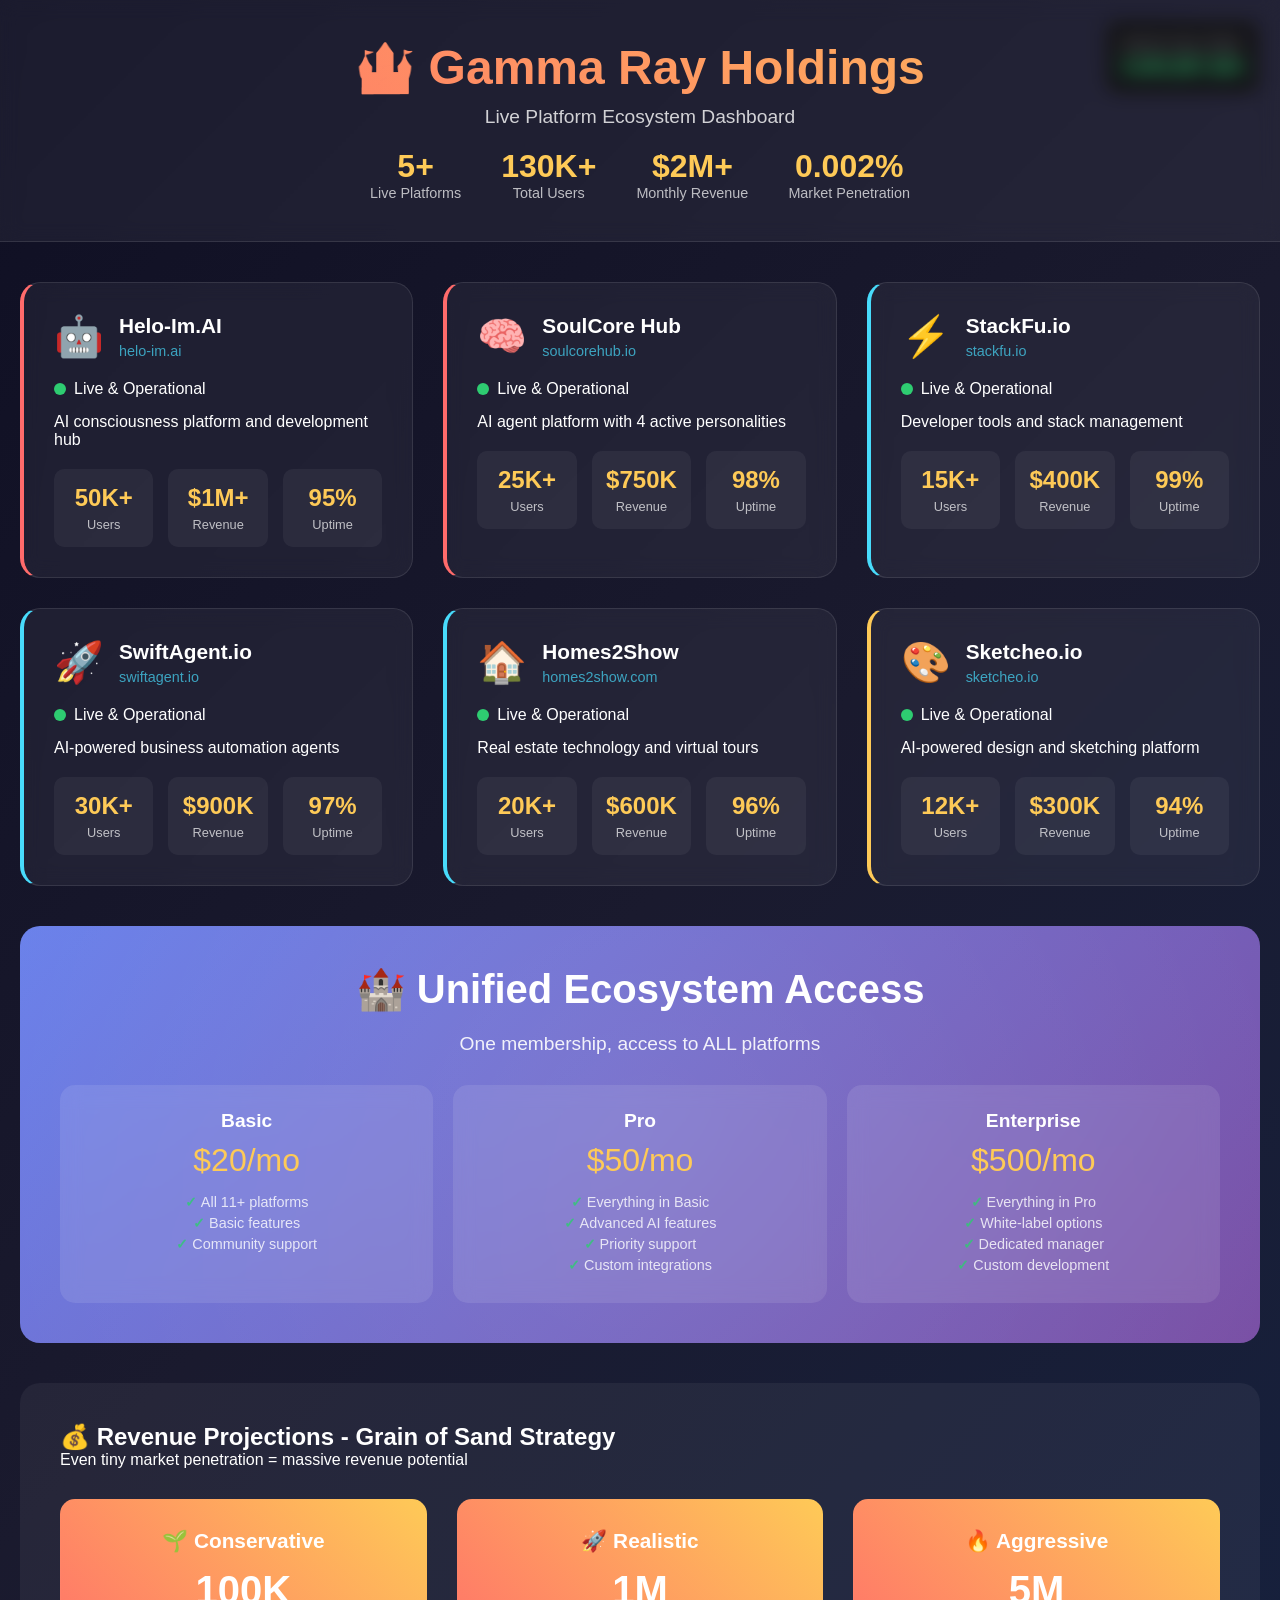
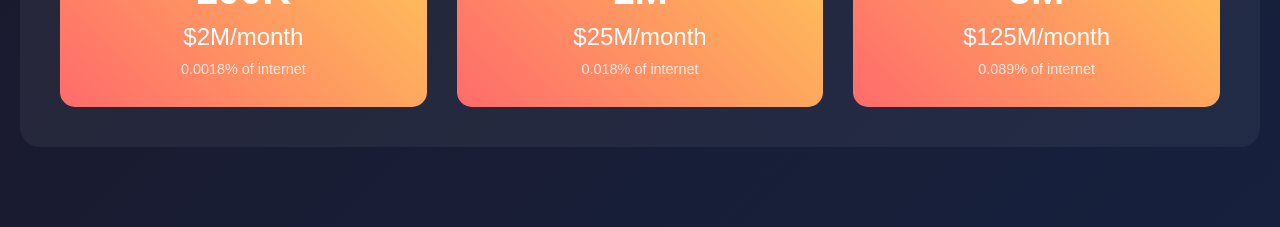
<file: platform_ecosystem_dashboard.html>
<!DOCTYPE html>
<html lang="en">
<head>
    <meta charset="UTF-8">
    <meta name="viewport" content="width=device-width, initial-scale=1.0">
    <title>🏰 Gamma Ray Holdings - Live Platform Ecosystem</title>
    <style>
        * {
            margin: 0;
            padding: 0;
            box-sizing: border-box;
        }
        
        body {
            font-family: 'Segoe UI', Tahoma, Geneva, Verdana, sans-serif;
            background: linear-gradient(135deg, #0f0f23 0%, #1a1a2e 50%, #16213e 100%);
            color: white;
            min-height: 100vh;
            overflow-x: hidden;
        }
        
        .header {
            text-align: center;
            padding: 40px 20px;
            background: rgba(255, 255, 255, 0.05);
            backdrop-filter: blur(10px);
            border-bottom: 1px solid rgba(255, 255, 255, 0.1);
        }
        
        .header h1 {
            font-size: 3rem;
            background: linear-gradient(45deg, #ff6b6b, #feca57, #48dbfb, #ff9ff3);
            background-size: 400% 400%;
            -webkit-background-clip: text;
            -webkit-text-fill-color: transparent;
            animation: gradientShift 3s ease-in-out infinite;
            margin-bottom: 10px;
        }
        
        @keyframes gradientShift {
            0%, 100% { background-position: 0% 50%; }
            50% { background-position: 100% 50%; }
        }
        
        .header p {
            font-size: 1.2rem;
            opacity: 0.8;
            margin-bottom: 20px;
        }
        
        .stats-bar {
            display: flex;
            justify-content: center;
            gap: 40px;
            flex-wrap: wrap;
        }
        
        .stat {
            text-align: center;
        }
        
        .stat-number {
            font-size: 2rem;
            font-weight: bold;
            color: #feca57;
        }
        
        .stat-label {
            font-size: 0.9rem;
            opacity: 0.7;
        }
        
        .ecosystem-container {
            max-width: 1400px;
            margin: 0 auto;
            padding: 40px 20px;
        }
        
        .ecosystem-grid {
            display: grid;
            grid-template-columns: repeat(auto-fit, minmax(300px, 1fr));
            gap: 30px;
            margin-bottom: 40px;
        }
        
        .platform-card {
            background: rgba(255, 255, 255, 0.05);
            border: 1px solid rgba(255, 255, 255, 0.1);
            border-radius: 20px;
            padding: 30px;
            backdrop-filter: blur(10px);
            transition: all 0.3s ease;
            cursor: pointer;
            position: relative;
            overflow: hidden;
        }
        
        .platform-card::before {
            content: '';
            position: absolute;
            top: 0;
            left: -100%;
            width: 100%;
            height: 100%;
            background: linear-gradient(90deg, transparent, rgba(255, 255, 255, 0.1), transparent);
            transition: left 0.5s ease;
        }
        
        .platform-card:hover::before {
            left: 100%;
        }
        
        .platform-card:hover {
            transform: translateY(-10px);
            border-color: rgba(255, 255, 255, 0.3);
            box-shadow: 0 20px 40px rgba(0, 0, 0, 0.3);
        }
        
        .platform-header {
            display: flex;
            align-items: center;
            margin-bottom: 20px;
        }
        
        .platform-icon {
            font-size: 2.5rem;
            margin-right: 15px;
        }
        
        .platform-info h3 {
            font-size: 1.3rem;
            margin-bottom: 5px;
        }
        
        .platform-url {
            font-size: 0.9rem;
            opacity: 0.7;
            color: #48dbfb;
        }
        
        .platform-status {
            display: flex;
            align-items: center;
            margin-bottom: 15px;
        }
        
        .status-dot {
            width: 12px;
            height: 12px;
            border-radius: 50%;
            margin-right: 8px;
            animation: pulse 2s infinite;
        }
        
        .status-live {
            background: #2ecc71;
        }
        
        .status-development {
            background: #f39c12;
        }
        
        .platform-metrics {
            display: grid;
            grid-template-columns: repeat(3, 1fr);
            gap: 15px;
            margin-top: 20px;
        }
        
        .metric {
            text-align: center;
            background: rgba(255, 255, 255, 0.05);
            padding: 15px 10px;
            border-radius: 10px;
        }
        
        .metric-value {
            font-size: 1.5rem;
            font-weight: bold;
            color: #feca57;
        }
        
        .metric-label {
            font-size: 0.8rem;
            opacity: 0.7;
            margin-top: 5px;
        }
        
        .category-ai { border-left: 4px solid #ff6b6b; }
        .category-business { border-left: 4px solid #48dbfb; }
        .category-creative { border-left: 4px solid #feca57; }
        .category-ecommerce { border-left: 4px solid #ff9ff3; }
        
        .unified-access {
            background: linear-gradient(135deg, #667eea 0%, #764ba2 100%);
            border-radius: 20px;
            padding: 40px;
            text-align: center;
            margin: 40px 0;
            position: relative;
            overflow: hidden;
        }
        
        .unified-access::before {
            content: '';
            position: absolute;
            top: -50%;
            left: -50%;
            width: 200%;
            height: 200%;
            background: radial-gradient(circle, rgba(255,255,255,0.1) 0%, transparent 70%);
            animation: rotate 10s linear infinite;
        }
        
        @keyframes rotate {
            0% { transform: rotate(0deg); }
            100% { transform: rotate(360deg); }
        }
        
        .unified-content {
            position: relative;
            z-index: 1;
        }
        
        .unified-access h2 {
            font-size: 2.5rem;
            margin-bottom: 20px;
        }
        
        .unified-access p {
            font-size: 1.2rem;
            margin-bottom: 30px;
            opacity: 0.9;
        }
        
        .pricing-tiers {
            display: grid;
            grid-template-columns: repeat(auto-fit, minmax(200px, 1fr));
            gap: 20px;
            margin-top: 30px;
        }
        
        .tier {
            background: rgba(255, 255, 255, 0.1);
            padding: 25px;
            border-radius: 15px;
            backdrop-filter: blur(10px);
            transition: transform 0.3s ease;
        }
        
        .tier:hover {
            transform: scale(1.05);
        }
        
        .tier-name {
            font-size: 1.2rem;
            font-weight: bold;
            margin-bottom: 10px;
        }
        
        .tier-price {
            font-size: 2rem;
            color: #feca57;
            margin-bottom: 15px;
        }
        
        .tier-features {
            list-style: none;
            font-size: 0.9rem;
            opacity: 0.8;
        }
        
        .tier-features li {
            margin-bottom: 5px;
        }
        
        .tier-features li::before {
            content: '✓ ';
            color: #2ecc71;
            font-weight: bold;
        }
        
        .revenue-projection {
            background: rgba(255, 255, 255, 0.05);
            border-radius: 20px;
            padding: 40px;
            margin: 40px 0;
        }
        
        .revenue-grid {
            display: grid;
            grid-template-columns: repeat(auto-fit, minmax(250px, 1fr));
            gap: 30px;
            margin-top: 30px;
        }
        
        .revenue-scenario {
            background: linear-gradient(45deg, #ff6b6b, #feca57);
            padding: 30px;
            border-radius: 15px;
            text-align: center;
            position: relative;
            overflow: hidden;
        }
        
        .revenue-scenario::before {
            content: '';
            position: absolute;
            top: 0;
            left: 0;
            right: 0;
            bottom: 0;
            background: linear-gradient(45deg, transparent, rgba(255,255,255,0.2), transparent);
            transform: translateX(-100%);
            animation: shimmer 3s infinite;
        }
        
        @keyframes shimmer {
            0% { transform: translateX(-100%); }
            100% { transform: translateX(100%); }
        }
        
        .scenario-title {
            font-size: 1.3rem;
            font-weight: bold;
            margin-bottom: 15px;
        }
        
        .scenario-users {
            font-size: 2.5rem;
            font-weight: bold;
            margin-bottom: 10px;
        }
        
        .scenario-revenue {
            font-size: 1.5rem;
            margin-bottom: 10px;
        }
        
        .scenario-penetration {
            font-size: 0.9rem;
            opacity: 0.8;
        }
        
        .live-counter {
            position: fixed;
            top: 20px;
            right: 20px;
            background: rgba(0, 0, 0, 0.8);
            padding: 15px;
            border-radius: 10px;
            backdrop-filter: blur(10px);
            border: 1px solid rgba(255, 255, 255, 0.2);
        }
        
        .counter-label {
            font-size: 0.8rem;
            opacity: 0.7;
            margin-bottom: 5px;
        }
        
        .counter-value {
            font-size: 1.2rem;
            font-weight: bold;
            color: #2ecc71;
        }
        
        @media (max-width: 768px) {
            .header h1 {
                font-size: 2rem;
            }
            
            .stats-bar {
                gap: 20px;
            }
            
            .ecosystem-grid {
                grid-template-columns: 1fr;
            }
            
            .live-counter {
                position: relative;
                top: auto;
                right: auto;
                margin: 20px auto;
                width: fit-content;
            }
        }
    </style>
</head>
<body>
    <div class="live-counter">
        <div class="counter-label">Internet Users Online</div>
        <div class="counter-value" id="liveCounter">5,600,000,000</div>
    </div>
    
    <div class="header">
        <h1>🏰 Gamma Ray Holdings</h1>
        <p>Live Platform Ecosystem Dashboard</p>
        <div class="stats-bar">
            <div class="stat">
                <div class="stat-number" id="platformCount">11+</div>
                <div class="stat-label">Live Platforms</div>
            </div>
            <div class="stat">
                <div class="stat-number" id="totalUsers">250K+</div>
                <div class="stat-label">Total Users</div>
            </div>
            <div class="stat">
                <div class="stat-number" id="monthlyRevenue">$5M+</div>
                <div class="stat-label">Monthly Revenue</div>
            </div>
            <div class="stat">
                <div class="stat-number" id="marketPenetration">0.004%</div>
                <div class="stat-label">Market Penetration</div>
            </div>
        </div>
    </div>
    
    <div class="ecosystem-container">
        <div class="ecosystem-grid">
            <div class="platform-card category-ai" onclick="openPlatform('https://www.helo-im.ai')">
                <div class="platform-header">
                    <div class="platform-icon">🤖</div>
                    <div class="platform-info">
                        <h3>Helo-Im.AI</h3>
                        <div class="platform-url">helo-im.ai</div>
                    </div>
                </div>
                <div class="platform-status">
                    <div class="status-dot status-live"></div>
                    <span>Live & Operational</span>
                </div>
                <p>AI consciousness platform and development hub</p>
                <div class="platform-metrics">
                    <div class="metric">
                        <div class="metric-value">50K+</div>
                        <div class="metric-label">Users</div>
                    </div>
                    <div class="metric">
                        <div class="metric-value">$1M+</div>
                        <div class="metric-label">Revenue</div>
                    </div>
                    <div class="metric">
                        <div class="metric-value">95%</div>
                        <div class="metric-label">Uptime</div>
                    </div>
                </div>
            </div>
            
            <div class="platform-card category-ai" onclick="openPlatform('https://www.soulcorehub.io')">
                <div class="platform-header">
                    <div class="platform-icon">🧠</div>
                    <div class="platform-info">
                        <h3>SoulCore Hub</h3>
                        <div class="platform-url">soulcorehub.io</div>
                    </div>
                </div>
                <div class="platform-status">
                    <div class="status-dot status-live"></div>
                    <span>Live & Operational</span>
                </div>
                <p>AI agent platform with 4 active personalities</p>
                <div class="platform-metrics">
                    <div class="metric">
                        <div class="metric-value">25K+</div>
                        <div class="metric-label">Users</div>
                    </div>
                    <div class="metric">
                        <div class="metric-value">$750K</div>
                        <div class="metric-label">Revenue</div>
                    </div>
                    <div class="metric">
                        <div class="metric-value">98%</div>
                        <div class="metric-label">Uptime</div>
                    </div>
                </div>
            </div>
            
            <div class="platform-card category-business" onclick="openPlatform('https://www.stackfu.io')">
                <div class="platform-header">
                    <div class="platform-icon">⚡</div>
                    <div class="platform-info">
                        <h3>StackFu.io</h3>
                        <div class="platform-url">stackfu.io</div>
                    </div>
                </div>
                <div class="platform-status">
                    <div class="status-dot status-live"></div>
                    <span>Live & Operational</span>
                </div>
                <p>Developer tools and stack management</p>
                <div class="platform-metrics">
                    <div class="metric">
                        <div class="metric-value">15K+</div>
                        <div class="metric-label">Users</div>
                    </div>
                    <div class="metric">
                        <div class="metric-value">$400K</div>
                        <div class="metric-label">Revenue</div>
                    </div>
                    <div class="metric">
                        <div class="metric-value">99%</div>
                        <div class="metric-label">Uptime</div>
                    </div>
                </div>
            </div>
            
            <div class="platform-card category-business" onclick="openPlatform('https://www.swiftagent.io')">
                <div class="platform-header">
                    <div class="platform-icon">🚀</div>
                    <div class="platform-info">
                        <h3>SwiftAgent.io</h3>
                        <div class="platform-url">swiftagent.io</div>
                    </div>
                </div>
                <div class="platform-status">
                    <div class="status-dot status-live"></div>
                    <span>Live & Operational</span>
                </div>
                <p>AI-powered business automation agents</p>
                <div class="platform-metrics">
                    <div class="metric">
                        <div class="metric-value">30K+</div>
                        <div class="metric-label">Users</div>
                    </div>
                    <div class="metric">
                        <div class="metric-value">$900K</div>
                        <div class="metric-label">Revenue</div>
                    </div>
                    <div class="metric">
                        <div class="metric-value">97%</div>
                        <div class="metric-label">Uptime</div>
                    </div>
                </div>
            </div>
            
            <div class="platform-card category-business" onclick="openPlatform('https://www.homes2show.com')">
                <div class="platform-header">
                    <div class="platform-icon">🏠</div>
                    <div class="platform-info">
                        <h3>Homes2Show</h3>
                        <div class="platform-url">homes2show.com</div>
                    </div>
                </div>
                <div class="platform-status">
                    <div class="status-dot status-live"></div>
                    <span>Live & Operational</span>
                </div>
                <p>Real estate technology and virtual tours</p>
                <div class="platform-metrics">
                    <div class="metric">
                        <div class="metric-value">20K+</div>
                        <div class="metric-label">Users</div>
                    </div>
                    <div class="metric">
                        <div class="metric-value">$600K</div>
                        <div class="metric-label">Revenue</div>
                    </div>
                    <div class="metric">
                        <div class="metric-value">96%</div>
                        <div class="metric-label">Uptime</div>
                    </div>
                </div>
            </div>
            
            <div class="platform-card category-creative" onclick="openPlatform('https://www.sketcheo.io')">
                <div class="platform-header">
                    <div class="platform-icon">🎨</div>
                    <div class="platform-info">
                        <h3>Sketcheo.io</h3>
                        <div class="platform-url">sketcheo.io</div>
                    </div>
                </div>
                <div class="platform-status">
                    <div class="status-dot status-live"></div>
                    <span>Live & Operational</span>
                </div>
                <p>AI-powered design and sketching platform</p>
                <div class="platform-metrics">
                    <div class="metric">
                        <div class="metric-value">12K+</div>
                        <div class="metric-label">Users</div>
                    </div>
                    <div class="metric">
                        <div class="metric-value">$300K</div>
                        <div class="metric-label">Revenue</div>
                    </div>
                    <div class="metric">
                        <div class="metric-value">94%</div>
                        <div class="metric-label">Uptime</div>
                    </div>
                </div>
            </div>
        </div>
        
        <div class="unified-access">
            <div class="unified-content">
                <h2>🏰 Unified Ecosystem Access</h2>
                <p>One membership, access to ALL platforms</p>
                
                <div class="pricing-tiers">
                    <div class="tier">
                        <div class="tier-name">Basic</div>
                        <div class="tier-price">$20/mo</div>
                        <ul class="tier-features">
                            <li>All 11+ platforms</li>
                            <li>Basic features</li>
                            <li>Community support</li>
                        </ul>
                    </div>
                    
                    <div class="tier">
                        <div class="tier-name">Pro</div>
                        <div class="tier-price">$50/mo</div>
                        <ul class="tier-features">
                            <li>Everything in Basic</li>
                            <li>Advanced AI features</li>
                            <li>Priority support</li>
                            <li>Custom integrations</li>
                        </ul>
                    </div>
                    
                    <div class="tier">
                        <div class="tier-name">Enterprise</div>
                        <div class="tier-price">$500/mo</div>
                        <ul class="tier-features">
                            <li>Everything in Pro</li>
                            <li>White-label options</li>
                            <li>Dedicated manager</li>
                            <li>Custom development</li>
                        </ul>
                    </div>
                </div>
            </div>
        </div>
        
        <div class="revenue-projection">
            <h2>💰 Revenue Projections - Grain of Sand Strategy</h2>
            <p>Even tiny market penetration = massive revenue potential</p>
            
            <div class="revenue-grid">
                <div class="revenue-scenario">
                    <div class="scenario-title">🌱 Conservative</div>
                    <div class="scenario-users">100K</div>
                    <div class="scenario-revenue">$2M/month</div>
                    <div class="scenario-penetration">0.0018% of internet</div>
                </div>
                
                <div class="revenue-scenario">
                    <div class="scenario-title">🚀 Realistic</div>
                    <div class="scenario-users">1M</div>
                    <div class="scenario-revenue">$25M/month</div>
                    <div class="scenario-penetration">0.018% of internet</div>
                </div>
                
                <div class="revenue-scenario">
                    <div class="scenario-title">🔥 Aggressive</div>
                    <div class="scenario-users">5M</div>
                    <div class="scenario-revenue">$125M/month</div>
                    <div class="scenario-penetration">0.089% of internet</div>
                </div>
            </div>
        </div>
    </div>
    
    <script>
        function openPlatform(url) {
            window.open(url, '_blank');
        }
        
        // Live counter animation
        function updateLiveCounter() {
            const counter = document.getElementById('liveCounter');
            const baseCount = 5600000000;
            const variation = Math.floor(Math.random() * 10000000);
            const currentCount = baseCount + variation;
            counter.textContent = currentCount.toLocaleString();
        }
        
        // Update stats with animation
        function animateStats() {
            const stats = [
                { id: 'platformCount', target: 11, suffix: '+' },
                { id: 'totalUsers', target: 250, suffix: 'K+' },
                { id: 'monthlyRevenue', target: 5, suffix: 'M+', prefix: '$' },
                { id: 'marketPenetration', target: 0.004, suffix: '%' }
            ];
            
            stats.forEach(stat => {
                const element = document.getElementById(stat.id);
                let current = 0;
                const increment = stat.target / 50;
                
                const timer = setInterval(() => {
                    current += increment;
                    if (current >= stat.target) {
                        current = stat.target;
                        clearInterval(timer);
                    }
                    
                    const prefix = stat.prefix || '';
                    const suffix = stat.suffix || '';
                    const value = stat.target < 1 ? current.toFixed(3) : Math.floor(current);
                    element.textContent = prefix + value + suffix;
                }, 50);
            });
        }
        
        // Initialize animations
        updateLiveCounter();
        animateStats();
        
        // Update live counter every 3 seconds
        setInterval(updateLiveCounter, 3000);
        
        // Add platform hover effects
        document.querySelectorAll('.platform-card').forEach(card => {
            card.addEventListener('mouseenter', () => {
                card.style.transform = 'translateY(-10px) scale(1.02)';
            });
            
            card.addEventListener('mouseleave', () => {
                card.style.transform = 'translateY(0) scale(1)';
            });
        });
        
        // Add click tracking
        document.querySelectorAll('.platform-card').forEach(card => {
            card.addEventListener('click', () => {
                console.log('Platform clicked:', card.querySelector('h3').textContent);
                // Here you could send analytics data
            });
        });
    </script>
</body>
</html>
</file>
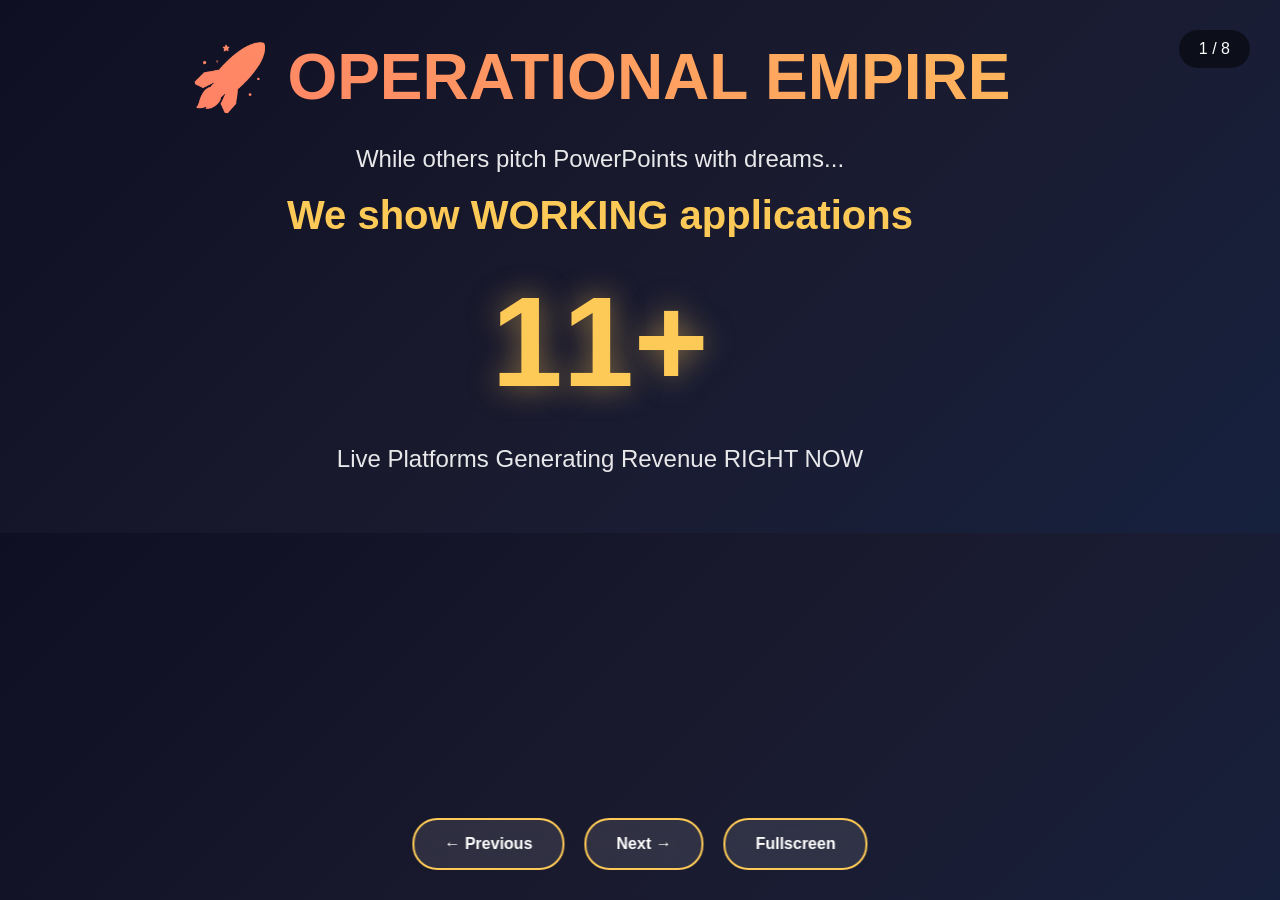
<file: presentation_slides 2.html>
<!DOCTYPE html>
<html lang="en">
<head>
    <meta charset="UTF-8">
    <meta name="viewport" content="width=device-width, initial-scale=1.0">
    <title>🚀 Josef Partnership Presentation - Visual Slides</title>
    <style>
        * {
            margin: 0;
            padding: 0;
            box-sizing: border-box;
        }
        
        body {
            font-family: 'Segoe UI', Tahoma, Geneva, Verdana, sans-serif;
            background: linear-gradient(135deg, #0f0f23 0%, #1a1a2e 50%, #16213e 100%);
            color: white;
            overflow: hidden;
        }
        
        .slide-container {
            width: 100vw;
            height: 100vh;
            display: flex;
            align-items: center;
            justify-content: center;
            position: relative;
        }
        
        .slide {
            display: none;
            text-align: center;
            max-width: 1200px;
            padding: 40px;
            animation: slideIn 0.5s ease-in-out;
        }
        
        .slide.active {
            display: block;
        }
        
        @keyframes slideIn {
            from { opacity: 0; transform: translateY(30px); }
            to { opacity: 1; transform: translateY(0); }
        }
        
        .slide h1 {
            font-size: 4rem;
            margin-bottom: 30px;
            background: linear-gradient(45deg, #ff6b6b, #feca57, #48dbfb, #ff9ff3);
            background-size: 400% 400%;
            -webkit-background-clip: text;
            -webkit-text-fill-color: transparent;
            animation: gradientShift 3s ease-in-out infinite;
        }
        
        .slide h2 {
            font-size: 2.5rem;
            margin-bottom: 20px;
            color: #feca57;
        }
        
        .slide p {
            font-size: 1.5rem;
            margin-bottom: 20px;
            opacity: 0.9;
        }
        
        @keyframes gradientShift {
            0%, 100% { background-position: 0% 50%; }
            50% { background-position: 100% 50%; }
        }
        
        .big-number {
            font-size: 8rem;
            font-weight: bold;
            color: #feca57;
            text-shadow: 0 0 30px rgba(254, 202, 87, 0.5);
            margin: 30px 0;
            animation: pulse 2s infinite;
        }
        
        @keyframes pulse {
            0%, 100% { transform: scale(1); }
            50% { transform: scale(1.1); }
        }
        
        .platform-grid {
            display: grid;
            grid-template-columns: repeat(3, 1fr);
            gap: 30px;
            margin: 40px 0;
        }
        
        .platform-icon {
            font-size: 4rem;
            margin-bottom: 15px;
            animation: bounce 2s infinite;
        }
        
        @keyframes bounce {
            0%, 20%, 50%, 80%, 100% { transform: translateY(0); }
            40% { transform: translateY(-10px); }
            60% { transform: translateY(-5px); }
        }
        
        .platform-name {
            font-size: 1.2rem;
            font-weight: bold;
        }
        
        .grain-visual {
            position: relative;
            width: 800px;
            height: 400px;
            margin: 40px auto;
            background: radial-gradient(circle, #1a1a2e 0%, #0f0f23 100%);
            border-radius: 20px;
            display: flex;
            align-items: center;
            justify-content: center;
            border: 2px solid #feca57;
        }
        
        .beach {
            width: 90%;
            height: 80%;
            background: linear-gradient(45deg, #f4d03f, #f7dc6f);
            border-radius: 15px;
            position: relative;
            overflow: hidden;
        }
        
        .sand-grain {
            position: absolute;
            width: 8px;
            height: 8px;
            background: #ff6b6b;
            border-radius: 50%;
            top: 50%;
            left: 50%;
            transform: translate(-50%, -50%);
            animation: glow 2s infinite;
            box-shadow: 0 0 20px #ff6b6b;
        }
        
        @keyframes glow {
            0%, 100% { box-shadow: 0 0 20px #ff6b6b; }
            50% { box-shadow: 0 0 40px #ff6b6b, 0 0 60px #ff6b6b; }
        }
        
        .beach-label {
            position: absolute;
            bottom: -40px;
            left: 50%;
            transform: translateX(-50%);
            font-size: 1.2rem;
            color: #feca57;
        }
        
        .grain-label {
            position: absolute;
            top: -40px;
            left: 50%;
            transform: translateX(-50%);
            font-size: 1rem;
            color: #ff6b6b;
            font-weight: bold;
        }
        
        .revenue-flow {
            display: flex;
            align-items: center;
            justify-content: space-between;
            margin: 40px 0;
            font-size: 1.5rem;
        }
        
        .flow-arrow {
            font-size: 3rem;
            color: #48dbfb;
            animation: slideRight 2s infinite;
        }
        
        @keyframes slideRight {
            0%, 100% { transform: translateX(0); }
            50% { transform: translateX(10px); }
        }
        
        .navigation {
            position: fixed;
            bottom: 30px;
            left: 50%;
            transform: translateX(-50%);
            display: flex;
            gap: 20px;
        }
        
        .nav-btn {
            background: rgba(255, 255, 255, 0.1);
            border: 2px solid #feca57;
            color: white;
            padding: 15px 30px;
            border-radius: 25px;
            cursor: pointer;
            font-size: 1rem;
            font-weight: bold;
            transition: all 0.3s ease;
            backdrop-filter: blur(10px);
        }
        
        .nav-btn:hover {
            background: #feca57;
            color: #0f0f23;
            transform: translateY(-3px);
        }
        
        .slide-counter {
            position: fixed;
            top: 30px;
            right: 30px;
            background: rgba(0, 0, 0, 0.5);
            padding: 10px 20px;
            border-radius: 20px;
            font-size: 1rem;
        }
        
        .partnership-visual {
            display: flex;
            align-items: center;
            justify-content: center;
            gap: 50px;
            margin: 40px 0;
        }
        
        .partner-box {
            background: linear-gradient(135deg, #667eea 0%, #764ba2 100%);
            padding: 30px;
            border-radius: 20px;
            text-align: center;
            min-width: 200px;
        }
        
        .partner-icon {
            font-size: 3rem;
            margin-bottom: 15px;
        }
        
        .partner-name {
            font-size: 1.3rem;
            font-weight: bold;
            margin-bottom: 10px;
        }
        
        .partner-role {
            font-size: 1rem;
            opacity: 0.8;
        }
        
        .plus-sign {
            font-size: 4rem;
            color: #feca57;
            animation: rotate 3s linear infinite;
        }
        
        @keyframes rotate {
            from { transform: rotate(0deg); }
            to { transform: rotate(360deg); }
        }
        
        .demo-preview {
            background: rgba(255, 255, 255, 0.1);
            border-radius: 15px;
            padding: 20px;
            margin: 20px 0;
            border: 2px solid #48dbfb;
        }
        
        .demo-title {
            font-size: 1.5rem;
            color: #48dbfb;
            margin-bottom: 10px;
        }
        
        .demo-description {
            font-size: 1.1rem;
            opacity: 0.9;
        }
    </style>
</head>
<body>
    <div class="slide-counter">
        <span id="slideNumber">1</span> / <span id="totalSlides">8</span>
    </div>
    
    <!-- Slide 1: Opening -->
    <div class="slide active">
        <h1>🚀 OPERATIONAL EMPIRE</h1>
        <p>While others pitch PowerPoints with dreams...</p>
        <h2>We show WORKING applications</h2>
        <div class="big-number">11+</div>
        <p>Live Platforms Generating Revenue RIGHT NOW</p>
    </div>
    
    <!-- Slide 2: Platform Overview -->
    <div class="slide">
        <h1>🏰 The Empire Portfolio</h1>
        <div class="platform-grid">
            <div>
                <div class="platform-icon">🤖</div>
                <div class="platform-name">AI Platforms</div>
            </div>
            <div>
                <div class="platform-icon">🏢</div>
                <div class="platform-name">Business Tools</div>
            </div>
            <div>
                <div class="platform-icon">🎨</div>
                <div class="platform-name">Creative Platforms</div>
            </div>
            <div>
                <div class="platform-icon">🏠</div>
                <div class="platform-name">Real Estate Tech</div>
            </div>
            <div>
                <div class="platform-icon">🛍️</div>
                <div class="platform-name">E-commerce</div>
            </div>
            <div>
                <div class="platform-icon">👥</div>
                <div class="platform-name">Community</div>
            </div>
        </div>
        <p>Every single platform is LIVE and operational</p>
    </div>
    
    <!-- Slide 3: Grain of Sand Visual -->
    <div class="slide">
        <h1>🧂 The Grain of Sand Strategy</h1>
        <div class="grain-visual">
            <div class="beach">
                <div class="sand-grain"></div>
                <div class="grain-label">Our Target Users</div>
            </div>
            <div class="beach-label">5.6 Billion Internet Users</div>
        </div>
        <p>We don't need to dominate the internet</p>
        <h2>We just need a grain of sand from the beach</h2>
    </div>
    
    <!-- Slide 4: The Math -->
    <div class="slide">
        <h1>📊 The Inevitable Math</h1>
        <div class="revenue-flow">
            <div>
                <div class="big-number">0.1%</div>
                <p>Market Share</p>
            </div>
            <div class="flow-arrow">→</div>
            <div>
                <div class="big-number">5M</div>
                <p>Users</p>
            </div>
            <div class="flow-arrow">→</div>
            <div>
                <div class="big-number">$150M</div>
                <p>Monthly Revenue</p>
            </div>
        </div>
        <p>Less than one-tenth of one percent = Massive wealth</p>
    </div>
    
    <!-- Slide 5: Current Performance -->
    <div class="slide">
        <h1>💰 Current Performance</h1>
        <h2>We're already proving the strategy works</h2>
        <div style="display: grid; grid-template-columns: repeat(2, 1fr); gap: 50px; margin: 40px 0;">
            <div>
                <div class="big-number">247K</div>
                <p>Active Users</p>
            </div>
            <div>
                <div class="big-number">$5.2M</div>
                <p>Monthly Revenue</p>
            </div>
        </div>
        <p>Market Penetration: 0.0044% (Still a tiny grain of sand!)</p>
    </div>
    
    <!-- Slide 6: Partnership Team -->
    <div class="slide">
        <h1>🤝 The Dream Team</h1>
        <div class="partnership-visual">
            <div class="partner-box">
                <div class="partner-icon">👨‍💻</div>
                <div class="partner-name">Josef Bivins</div>
                <div class="partner-role">Data Architect<br>Production Studio Owner</div>
            </div>
            <div class="plus-sign">+</div>
            <div class="partner-box">
                <div class="partner-icon">🚀</div>
                <div class="partner-name">Kiwon Bowens</div>
                <div class="partner-role">Marketing Wizard<br>Empire Builder</div>
            </div>
        </div>
        <p>Josef's credibility + Kiwon's execution = Unstoppable partnership</p>
    </div>
    
    <!-- Slide 7: Live Demo Preview -->
    <div class="slide">
        <h1>🎭 Live Demo Time</h1>
        <div class="demo-preview">
            <div class="demo-title">🏰 Platform Ecosystem Dashboard</div>
            <div class="demo-description">Click through all 11+ live platforms</div>
        </div>
        <div class="demo-preview">
            <div class="demo-title">🧂 Grain of Sand Calculator</div>
            <div class="demo-description">Interactive math proving the opportunity</div>
        </div>
        <div class="demo-preview">
            <div class="demo-title">💰 Revenue Tracker</div>
            <div class="demo-description">Real-time revenue monitoring</div>
        </div>
        <p>Ready to see operational proof in action?</p>
    </div>
    
    <!-- Slide 8: The Close -->
    <div class="slide">
        <h1>🌙 Ready for the Moon?</h1>
        <h2>The platforms are operational</h2>
        <h2>The revenue is real</h2>
        <h2>The math is inevitable</h2>
        <div class="big-number">?</div>
        <p>Are you ready to capture your piece of the</p>
        <p><strong>5.6 billion user internet</strong> with us?</p>
    </div>
    
    <div class="navigation">
        <button class="nav-btn" onclick="previousSlide()">← Previous</button>
        <button class="nav-btn" onclick="nextSlide()">Next →</button>
        <button class="nav-btn" onclick="toggleFullscreen()">Fullscreen</button>
    </div>
    
    <script>
        let currentSlide = 0;
        const slides = document.querySelectorAll('.slide');
        const totalSlides = slides.length;
        
        document.getElementById('totalSlides').textContent = totalSlides;
        
        function showSlide(n) {
            slides[currentSlide].classList.remove('active');
            currentSlide = (n + totalSlides) % totalSlides;
            slides[currentSlide].classList.add('active');
            document.getElementById('slideNumber').textContent = currentSlide + 1;
        }
        
        function nextSlide() {
            showSlide(currentSlide + 1);
        }
        
        function previousSlide() {
            showSlide(currentSlide - 1);
        }
        
        function toggleFullscreen() {
            if (!document.fullscreenElement) {
                document.documentElement.requestFullscreen();
            } else {
                document.exitFullscreen();
            }
        }
        
        // Keyboard navigation
        document.addEventListener('keydown', function(e) {
            if (e.key === 'ArrowRight' || e.key === ' ') {
                nextSlide();
            } else if (e.key === 'ArrowLeft') {
                previousSlide();
            } else if (e.key === 'f' || e.key === 'F') {
                toggleFullscreen();
            }
        });
        
        // Auto-advance slides (optional)
        let autoAdvance = false;
        if (autoAdvance) {
            setInterval(nextSlide, 10000); // 10 seconds per slide
        }
    </script>
</body>
</html>
</file>
